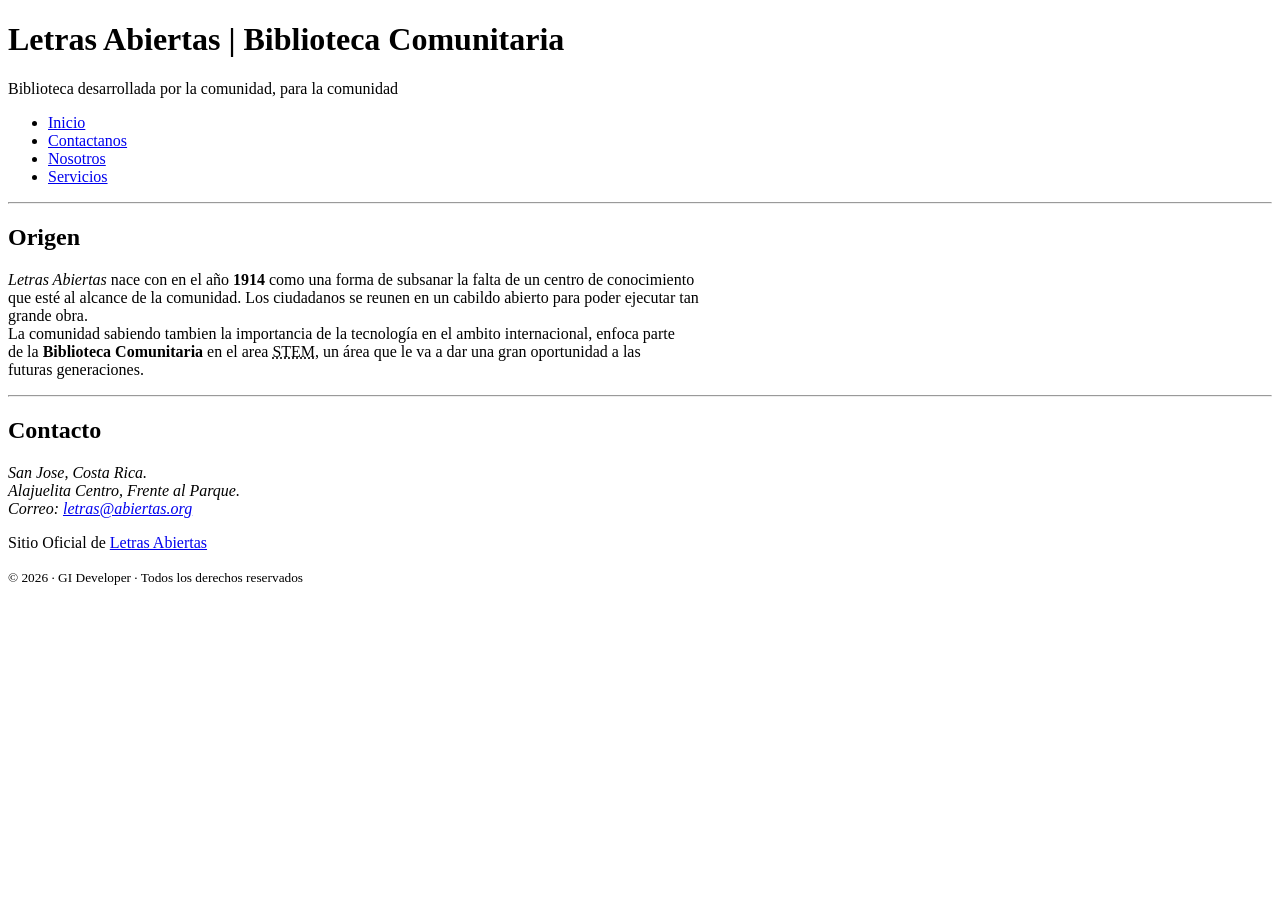
<file: ac1-html/index.html>
<!DOCTYPE html>
<html lang="en">
<head>
    <meta charset="UTF-8">
    <meta name="viewport" content="width=device-width, initial-scale=1.0">
    <meta name="author" content="Guillermo">
    <meta name="description" content="Sitio de la Biblioteca Comunitaria Letras Abiertas">
    <meta name="keywords" content="biblioteca, libros, comunidad, aprendizaje">    

    <title>Letras Abiertas</title>

    <link rel="icon" href="recursos/boat.jpg">
</head>
<body>
    <header>
        <h1>Letras Abiertas | Biblioteca Comunitaria</h1>
        <p>Biblioteca desarrollada por la comunidad, para la comunidad</p>        

        <nav>
            <ul>
                <li><a href="index.html">Inicio</a></li>
                <li><a href="contacto.html">Contactanos</a></li>
                <li><a href="nosotros.html">Nosotros</a></li>
                <li><a href="servicios.html">Servicios</a></li>
            </ul>
        </nav>
    </header>

    <hr>

    <!-- Aqui va la informacion principal del Index-->
    <main>
        
        <article>
            <section id="motivo">
                <h2>Origen</h2>
                <p>
                    <em>Letras Abiertas</em> nace con en el año <strong>1914</strong>
                    como una forma de subsanar la falta de un centro de conocimiento <br>
                    que esté al alcance de la comunidad. Los ciudadanos se reunen en un 
                    cabildo abierto para poder ejecutar tan <br>
                    grande obra. <br>
                    La comunidad sabiendo tambien la importancia de la tecnología en el 
                    ambito internacional, enfoca parte <br>
                    de la <strong>Biblioteca Comunitaria</strong> en el area 
                    <abbr title="Ciencia - Tecnología - Ingienería - Matemáticas">STEM</abbr>,
                    un área que le va a dar una gran oportunidad a las <br>
                    futuras generaciones. <br>
                </p>
            </section>
        </article>
    </main>

    <hr>

    <!-- Pie de Pagina -->
     <footer>
        <h2>Contacto</h2>
        <address>
            San Jose, Costa Rica. <br>
            Alajuelita Centro, Frente al Parque. <br>
            Correo: <a href="mailto:letras@abiertas.org">letras@abiertas.org</a>
        </address>
            <p>Sitio Oficial de <a href="https://www.libreriainternacional.com/" target="_blank"
                rel="noopener">Letras Abiertas</a></p>
            <p><small>&copy; 2026 &middot; GI Developer &middot; Todos los derechos reservados                
            </small></p>             
        
     </footer>
    
</body>
</html>
</file>
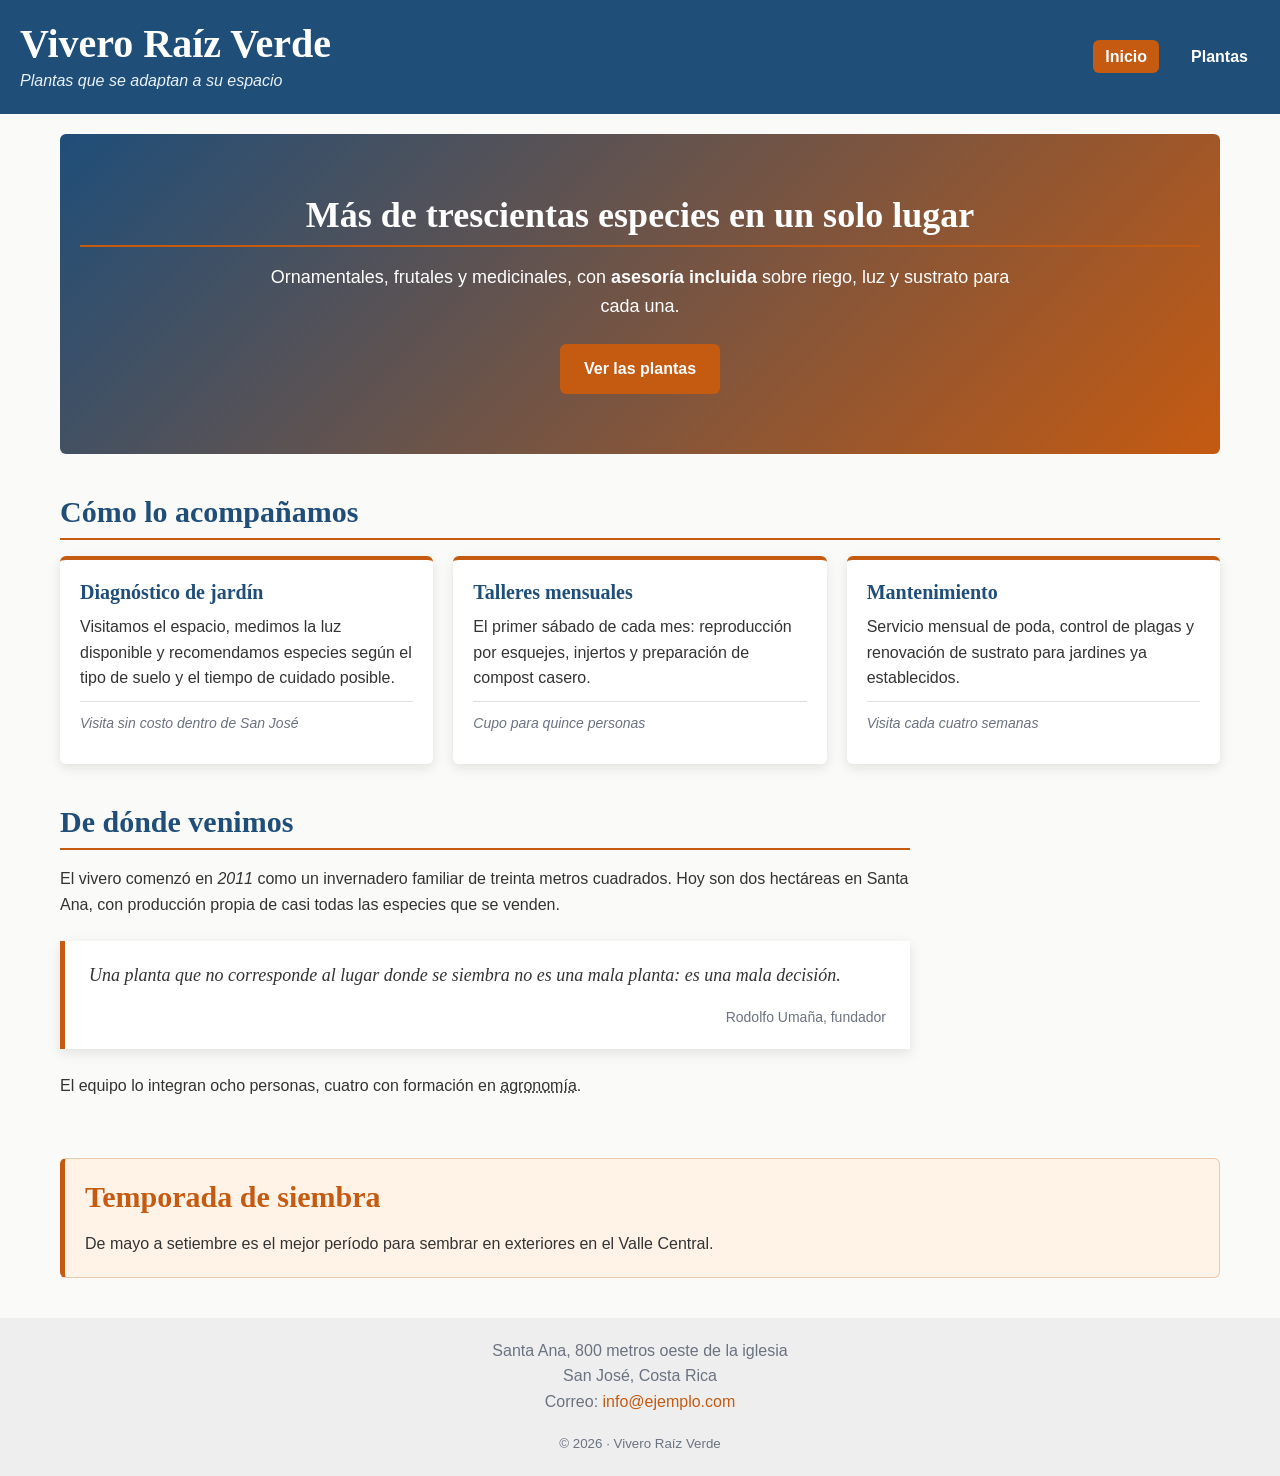
<file: ac2-css-2op/index.html>
<!DOCTYPE html>
<html lang="es">

<head>
  <meta charset="UTF-8">
  <meta name="viewport" content="width=device-width, initial-scale=1.0">
  <meta name="author" content="Escriba aquí su nombre completo">
  <meta name="description" content="Vivero Raíz Verde: plantas, asesoría y talleres de jardinería.">
  <meta name="keywords" content="vivero, plantas, jardinería, talleres, Costa Rica">

  <title>Inicio | Vivero Raíz Verde</title>

  <link rel="icon" href="recursos/favicon.png" type="image/png">


  <!-- ═══════════════════════════════════════════════════════════════
       AQUÍ SE ENLAZA LA HOJA DE ESTILOS QUE USTED DEBE CREAR.
       El archivo debe llamarse  css/estilos.css
       ═══════════════════════════════════════════════════════════════ -->
  <link rel="stylesheet" href="css/estilos.css">

</head>

<body>

  <!-- ═══ CABECERA ═══ -->
  <header id="cabecera">
    <div class="identidad">
      <h1>Vivero Raíz Verde</h1>
      <p class="frase">Plantas que se adaptan a su espacio</p>
    </div>

    <nav class="navegacion">
      <ul>
        <li><a href="index.html" class="pagina-actual">Inicio</a></li>
        <li><a href="plantas.html">Plantas</a></li>
      </ul>
    </nav>
  </header>

  <!-- ═══ CONTENIDO PRINCIPAL ═══ -->
  <main id="principal">

    <!-- Zona de presentación -->
    <section id="bienvenida" class="destacado">
      <h2>Más de trescientas especies en un solo lugar</h2>
      <p class="destacado-texto">
        Ornamentales, frutales y medicinales, con <strong>asesoría incluida</strong>
        sobre riego, luz y sustrato para cada una.
      </p>
      <a href="plantas.html" class="accion accion-primaria">Ver las plantas</a>
    </section>

    <!-- Tres bloques para maquetar en fila -->
    <section id="servicios">
      <h2>Cómo lo acompañamos</h2>

      <div class="bloques-servicio">

        <article class="bloque">
          <h3>Diagnóstico de jardín</h3>
          <p>
            Visitamos el espacio, medimos la luz disponible y recomendamos
            especies según el tipo de suelo y el tiempo de cuidado posible.
          </p>
          <p class="bloque-nota">Visita sin costo dentro de San José</p>
        </article>

        <article class="bloque">
          <h3>Talleres mensuales</h3>
          <p>
            El primer sábado de cada mes: reproducción por esquejes, injertos
            y preparación de compost casero.
          </p>
          <p class="bloque-nota">Cupo para quince personas</p>
        </article>

        <article class="bloque">
          <h3>Mantenimiento</h3>
          <p>
            Servicio mensual de poda, control de plagas y renovación de
            sustrato para jardines ya establecidos.
          </p>
          <p class="bloque-nota">Visita cada cuatro semanas</p>
        </article>

      </div>
    </section>

    <!-- Contenido con cita -->
    <section id="origen">
      <h2>De dónde venimos</h2>

      <p>
        El vivero comenzó en <em>2011</em> como un invernadero familiar de
        treinta metros cuadrados. Hoy son dos hectáreas en Santa Ana, con
        producción propia de casi todas las especies que se venden.
      </p>

      <blockquote class="testimonio">
        <p>
          Una planta que no corresponde al lugar donde se siembra no es
          una mala planta: es una mala decisión.
        </p>
        <footer class="testimonio-autoria">Rodolfo Umaña, fundador</footer>
      </blockquote>

      <p>
        El equipo lo integran ocho personas, cuatro con formación en
        <abbr title="Ingeniería Agronómica">agronomía</abbr>.
      </p>
    </section>

  </main>

  <!-- ═══ CONTENIDO SECUNDARIO ═══ -->
  <aside id="nota" class="recuadro-nota">
    <h2>Temporada de siembra</h2>
    <p>
      De mayo a setiembre es el mejor período para sembrar en exteriores
      en el Valle Central.
    </p>
  </aside>

  <!-- ═══ PIE ═══ -->
  <footer id="pie">
    <div class="contenido-pie">
      <address class="direccion">
        Santa Ana, 800 metros oeste de la iglesia<br>
        San José, Costa Rica<br>
        Correo: <a href="mailto:info@ejemplo.com">info@ejemplo.com</a>
      </address>

      <p class="derechos"><small>&copy; 2026 · Vivero Raíz Verde</small></p>
    </div>
  </footer>

</body>

</html>
</file>
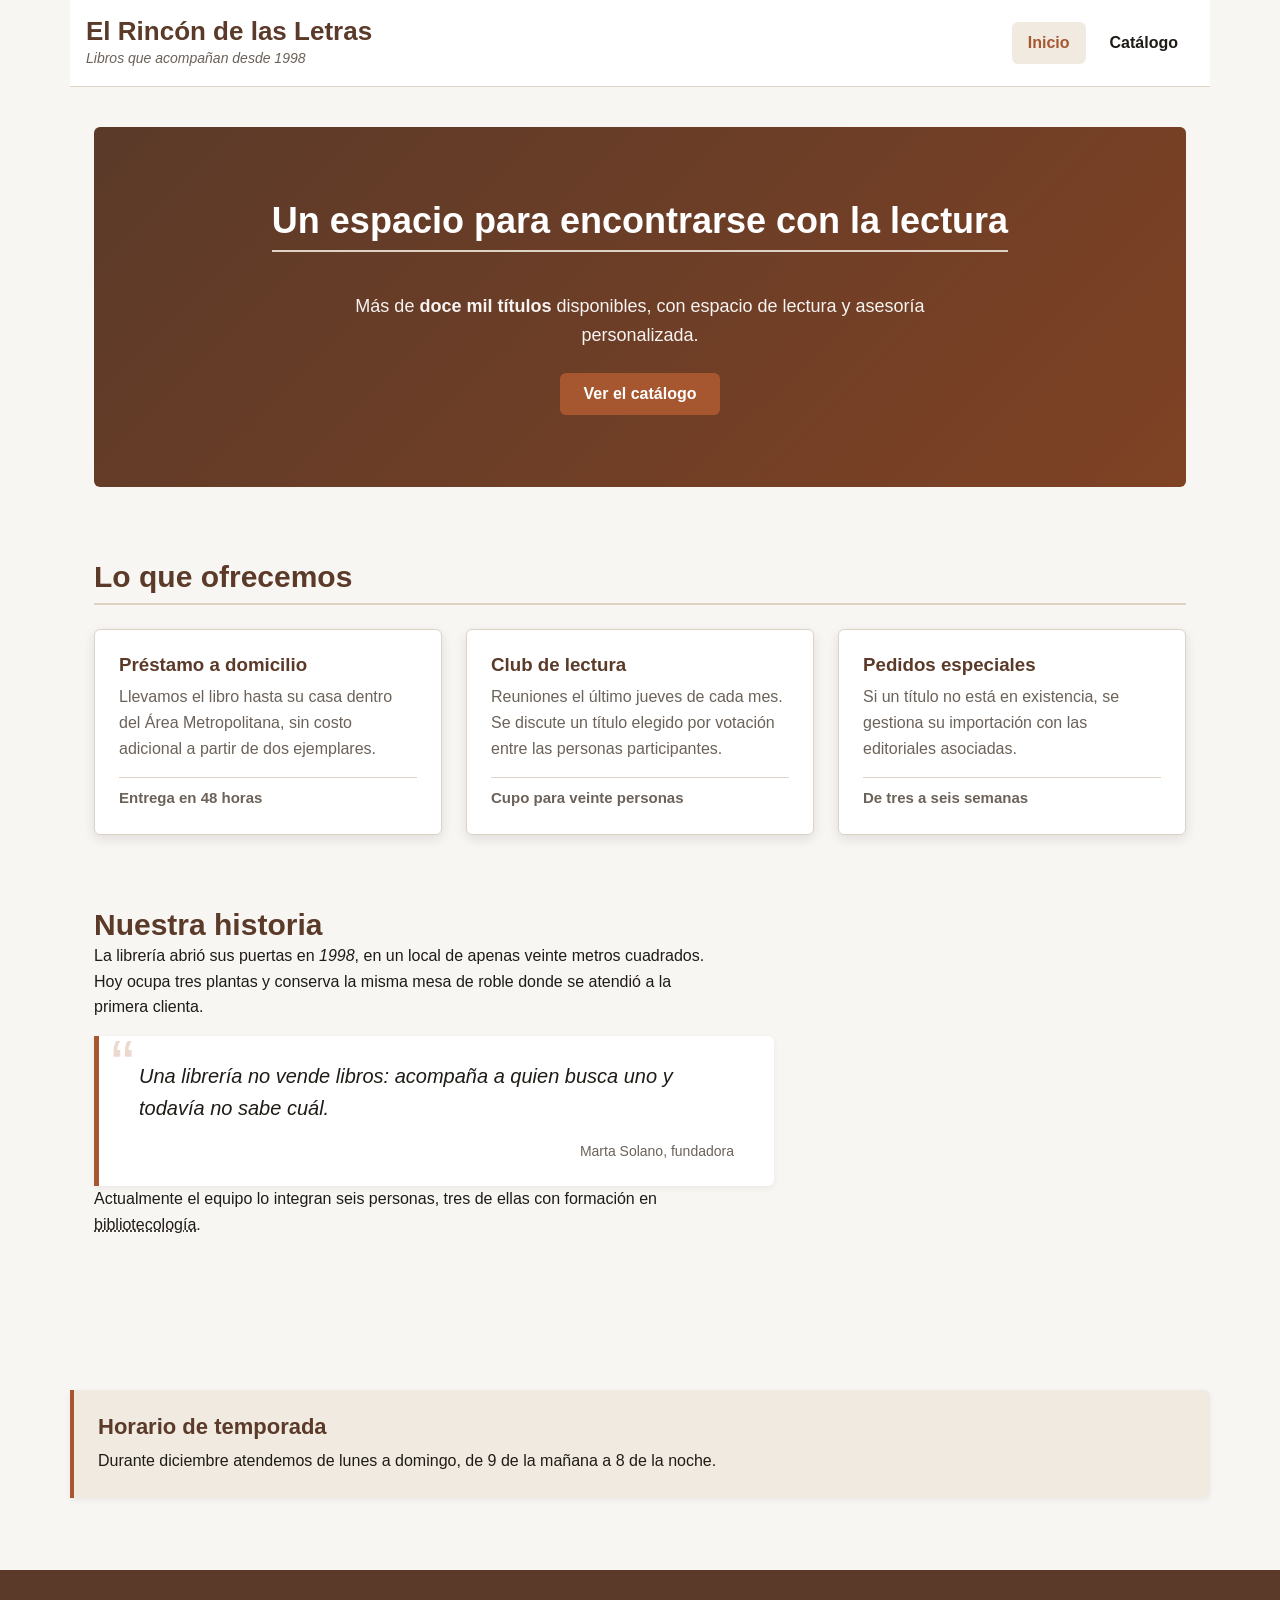
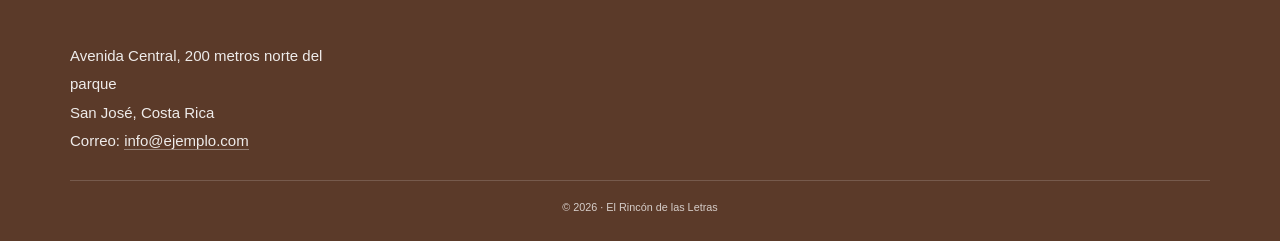
<file: ac2-css/index.html>
<!DOCTYPE html>
<html lang="es">

<head>
  <meta charset="UTF-8">
  <meta name="viewport" content="width=device-width, initial-scale=1.0">
  <meta name="author" content="Escriba aquí su nombre completo">
  <meta name="description" content="Librería El Rincón de las Letras: catálogo, servicios y contacto.">
  <meta name="keywords" content="librería, libros, lectura, catálogo, Costa Rica">

  <title>Inicio | El Rincón de las Letras</title>

  <link rel="icon" href="recursos/favicon.png" type="image/png">
  <link rel="stylesheet" href="css/estilos.css">

  <!--AQUÍ SE ENLAZA LA HOJA DE ESTILOS QUE USTED DEBE CREAR.
       El archivo debe llamarse  css/estilos.css -->


</head>

<body>

  <!--CABECERA-->
  <header id="cabecera">
    <div class="marca">
      <h1>El Rincón de las Letras</h1>
      <p class="lema">Libros que acompañan desde 1998</p>
    </div>

    <nav class="menu-principal">
      <ul>
        <li><a href="index.html" class="enlace-activo">Inicio</a></li>
        <li><a href="catalogo.html">Catálogo</a></li>
      </ul>
    </nav>
  </header>

  <!--CONTENIDO PRINCIPAL-->
  <main id="contenido">

    <!-- Zona de presentación -->
    <section id="portada" class="hero">
      <h2>Un espacio para encontrarse con la lectura</h2>
      <p class="hero-texto">
        Más de <strong>doce mil títulos</strong> disponibles, con espacio
        de lectura y asesoría personalizada.
      </p>
      <a href="catalogo.html" class="boton boton-principal">Ver el catálogo</a>
    </section>

    <!-- Tres bloques para maquetar en fila -->
    <section id="servicios">
      <h2>Lo que ofrecemos</h2>

      <div class="rejilla-servicios">

        <article class="tarjeta">
          <h3>Préstamo a domicilio</h3>
          <p>
            Llevamos el libro hasta su casa dentro del Área Metropolitana,
            sin costo adicional a partir de dos ejemplares.
          </p>
          <p class="tarjeta-pie">Entrega en 48 horas</p>
        </article>

        <article class="tarjeta">
          <h3>Club de lectura</h3>
          <p>
            Reuniones el último jueves de cada mes. Se discute un título
            elegido por votación entre las personas participantes.
          </p>
          <p class="tarjeta-pie">Cupo para veinte personas</p>
        </article>

        <article class="tarjeta">
          <h3>Pedidos especiales</h3>
          <p>
            Si un título no está en existencia, se gestiona su importación
            con las editoriales asociadas.
          </p>
          <p class="tarjeta-pie">De tres a seis semanas</p>
        </article>

      </div>
    </section>

    <!-- Contenido con cita -->
    <section id="historia">
      <h2>Nuestra historia</h2>

      <p>
        La librería abrió sus puertas en <em>1998</em>, en un local de
        apenas veinte metros cuadrados. Hoy ocupa tres plantas y conserva
        la misma mesa de roble donde se atendió a la primera clienta.
      </p>

      <blockquote class="cita">
        <p>
          Una librería no vende libros: acompaña a quien busca uno y
          todavía no sabe cuál.
        </p>
        <footer class="cita-autoria">Marta Solano, fundadora</footer>
      </blockquote>

      <p>
        Actualmente el equipo lo integran seis personas, tres de ellas
        con formación en <abbr title="Bibliotecología">bibliotecología</abbr>.
      </p>
    </section>

  </main>

  <!--CONTENIDO SECUNDARIO -->
  <aside id="aviso" class="panel-aviso">
    <h2>Horario de temporada</h2>
    <p>
      Durante diciembre atendemos de lunes a domingo, de 9 de la mañana
      a 8 de la noche.
    </p>
  </aside>

  <!-- PIE -->
  <footer id="pie">
    <div class="pie-contenido">
      <address class="datos-contacto">
        Avenida Central, 200 metros norte del parque<br>
        San José, Costa Rica<br>
        Correo: <a href="mailto:info@ejemplo.com">info@ejemplo.com</a>
      </address>

      <p class="creditos"><small>&copy; 2026 · El Rincón de las Letras</small></p>
    </div>
  </footer>

</body>

</html>
</file>
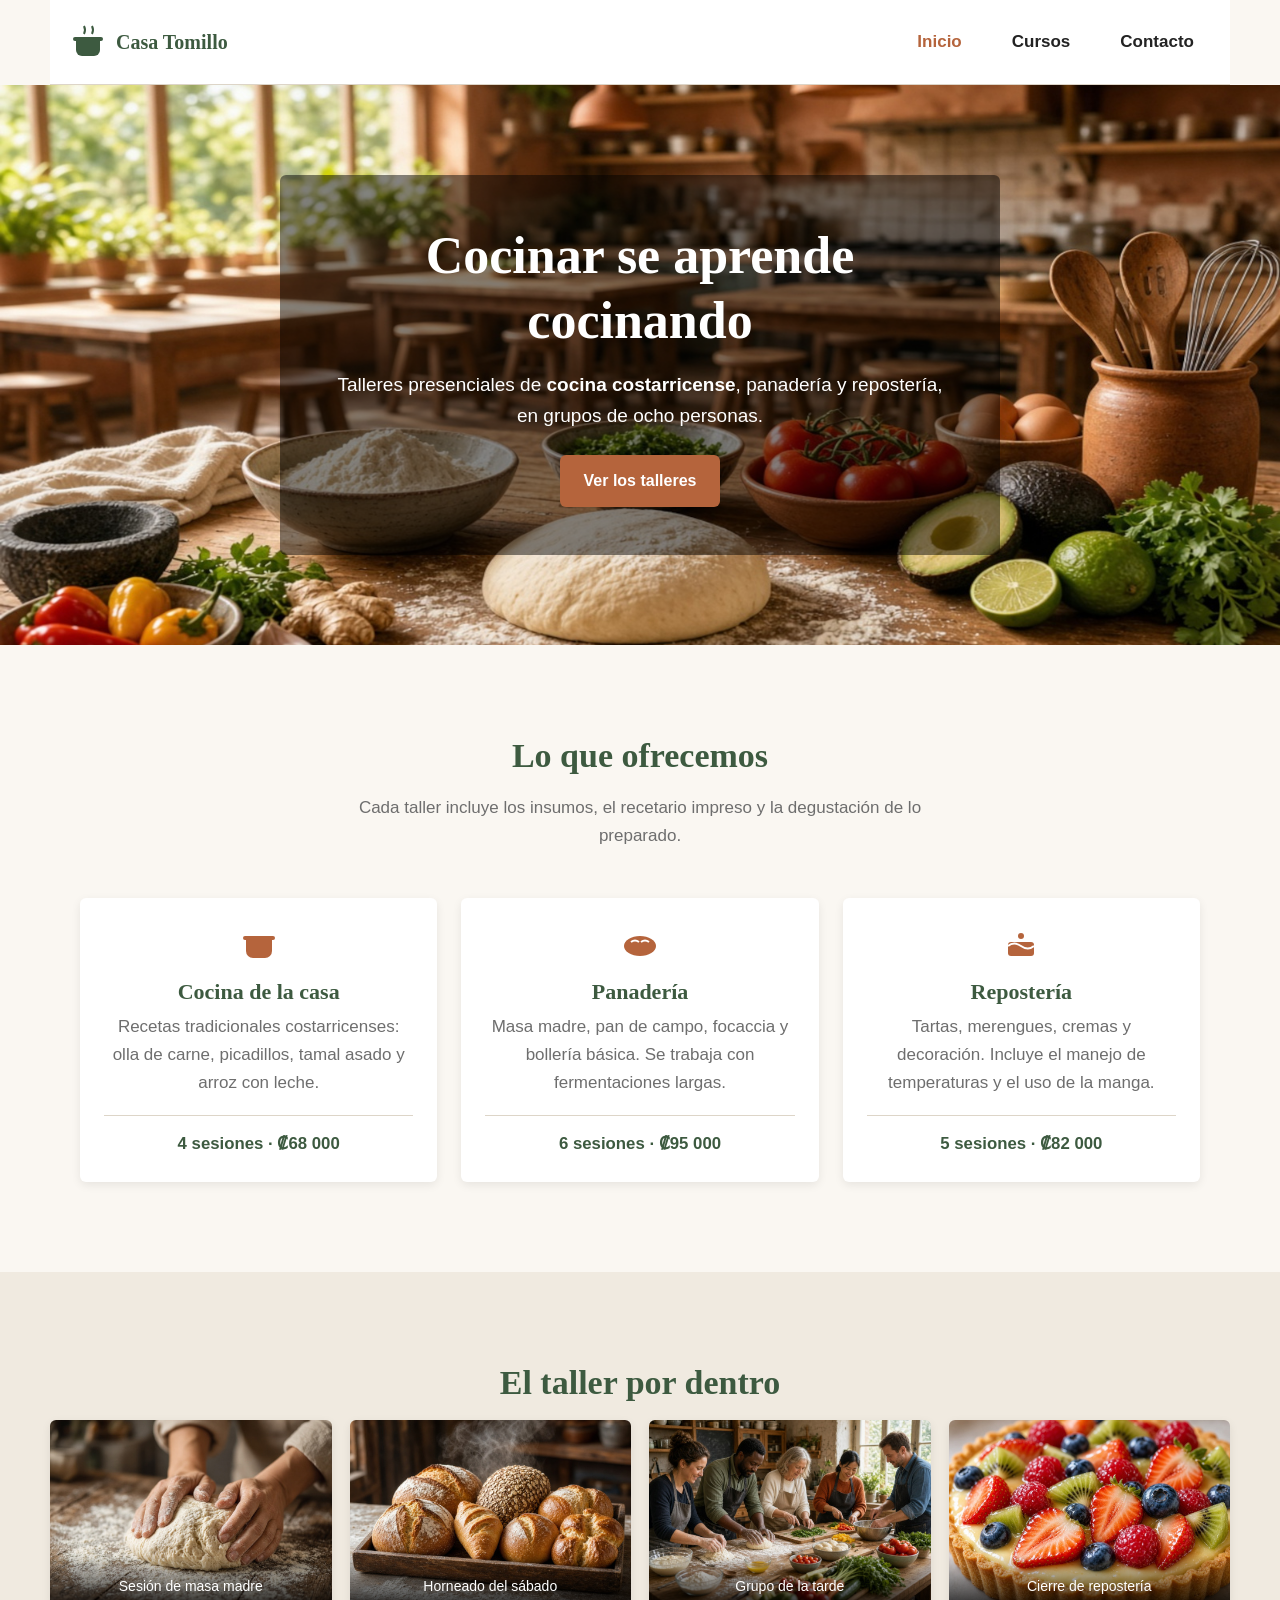
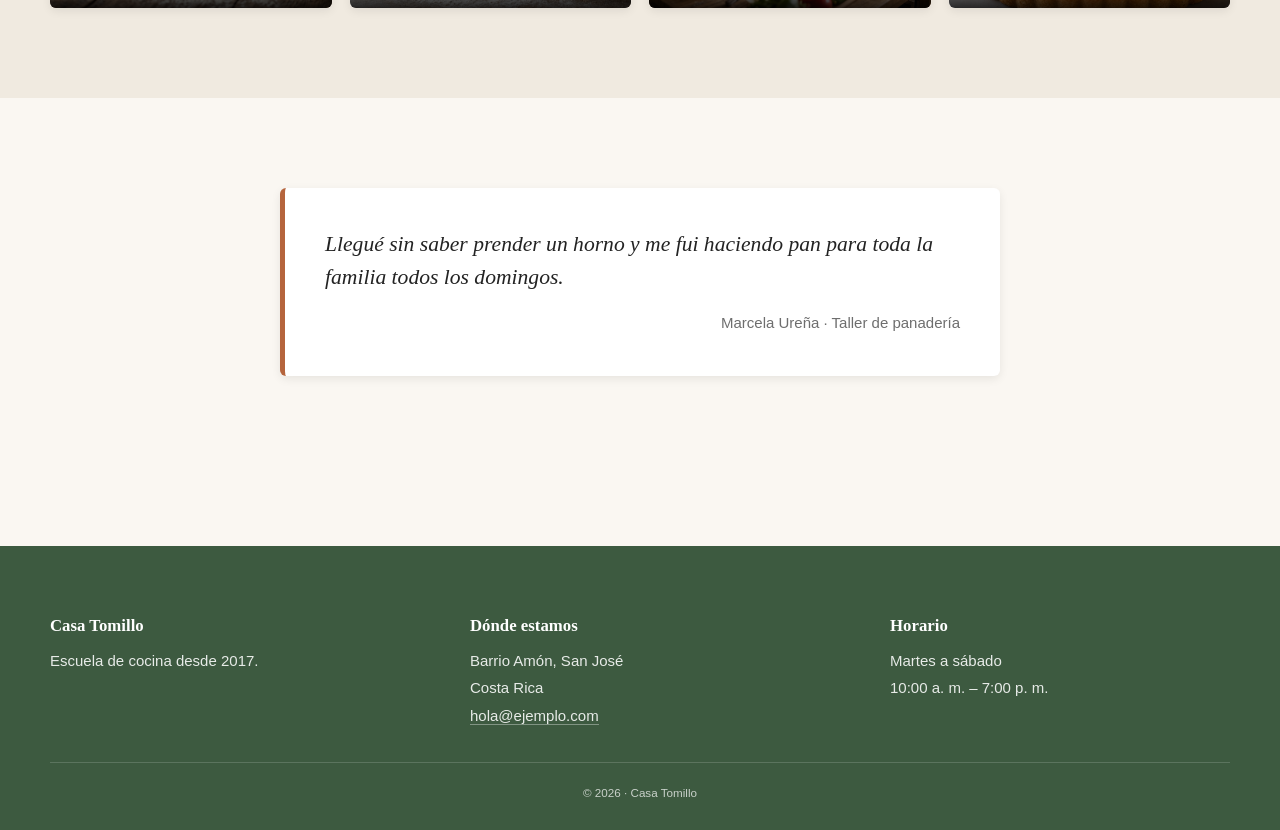
<file: ac3-responsive/index.html>
<!DOCTYPE html>
<html lang="es">

<head>
  <meta charset="UTF-8">
  <meta name="viewport" content="width=device-width, initial-scale=1">
  <meta name="author" content="Guillermo Godinez Chacon">
  <meta name="description" content="Casa Tomillo: escuela de cocina con talleres presenciales en San José.">
  <meta name="keywords" content="cocina, talleres, escuela, gastronomía, Costa Rica">

  <title>Inicio | Casa Tomillo</title>

  <link rel="icon" href="recursos/favicon.png" type="image/png">
  <link rel="stylesheet" href="css/estilos.css">
</head>

<body>

  <!-- ═══ CABECERA · igual en las tres páginas ═══ -->
  <header id="cabecera" class="cabecera">

    <a href="index.html" class="marca">
      <svg class="marca-icono" width="36" height="36" viewBox="0 0 36 36"
           xmlns="http://www.w3.org/2000/svg" role="img"
           aria-label="Logo de Casa Tomillo: una olla con vapor">
        <path d="M6 16 h24 v10 a6 6 0 0 1 -6 6 h-12 a6 6 0 0 1 -6 -6 z" fill="currentColor"/>
        <rect x="3" y="13" width="30" height="4" rx="2" fill="currentColor"/>
        <path d="M14 10 q2 -4 0 -8" stroke="currentColor" stroke-width="2" fill="none"/>
        <path d="M22 10 q2 -4 0 -8" stroke="currentColor" stroke-width="2" fill="none"/>
      </svg>
      <span class="marca-texto">Casa Tomillo</span>
    </a>

    <nav class="navegacion" aria-label="Navegación principal">
      <ul class="menu">
        <li><a href="index.html" class="menu-enlace activo">Inicio</a></li>
        <li><a href="cursos.html" class="menu-enlace">Cursos</a></li>
        <li><a href="contacto.html" class="menu-enlace">Contacto</a></li>
      </ul>
    </nav>

  </header>

  <main id="contenido">

    <!-- ═══ PORTADA ═══ -->
    <section id="portada" class="portada">
      <div class="portada-caja">
        <h1 class="portada-titulo">Cocinar se aprende cocinando</h1>
        <p class="portada-bajada">
          Talleres presenciales de <strong>cocina costarricense</strong>,
          panadería y repostería, en grupos de ocho personas.
        </p>
        <a href="cursos.html" class="boton boton-principal">Ver los talleres</a>
      </div>
    </section>

    <!-- ═══ TRES PROPUESTAS · maquetadas con Flexbox ═══ -->
    <section id="propuestas" class="seccion">
      <h2 class="seccion-titulo">Lo que ofrecemos</h2>
      <p class="seccion-entrada">
        Cada taller incluye los insumos, el recetario impreso y la degustación
        de lo preparado.
      </p>

      <div class="fila-propuestas">

        <article class="tarjeta">
          <svg class="tarjeta-icono" width="42" height="42" viewBox="0 0 42 42"
               xmlns="http://www.w3.org/2000/svg" role="img" aria-label="Icono de olla">
            <path d="M8 18 h26 v11 a7 7 0 0 1 -7 7 h-12 a7 7 0 0 1 -7 -7 z" fill="currentColor"/>
            <rect x="5" y="14" width="32" height="4" rx="2" fill="currentColor"/>
          </svg>
          <h3 class="tarjeta-titulo">Cocina de la casa</h3>
          <p class="tarjeta-texto">
            Recetas tradicionales costarricenses: olla de carne, picadillos,
            tamal asado y arroz con leche.
          </p>
          <p class="tarjeta-dato">4 sesiones · ₡68 000</p>
        </article>

        <article class="tarjeta">
          <svg class="tarjeta-icono" width="42" height="42" viewBox="0 0 42 42"
               xmlns="http://www.w3.org/2000/svg" role="img" aria-label="Icono de pan">
            <ellipse cx="21" cy="24" rx="16" ry="10" fill="currentColor"/>
            <path d="M12 20 q4 -3 8 0 M22 20 q4 -3 8 0" stroke="#FFFFFF"
                  stroke-width="2" fill="none"/>
          </svg>
          <h3 class="tarjeta-titulo">Panadería</h3>
          <p class="tarjeta-texto">
            Masa madre, pan de campo, focaccia y bollería básica. Se trabaja
            con fermentaciones largas.
          </p>
          <p class="tarjeta-dato">6 sesiones · ₡95 000</p>
        </article>

        <article class="tarjeta">
          <svg class="tarjeta-icono" width="42" height="42" viewBox="0 0 42 42"
               xmlns="http://www.w3.org/2000/svg" role="img" aria-label="Icono de pastel">
            <rect x="8" y="20" width="26" height="14" rx="3" fill="currentColor"/>
            <path d="M8 24 q6 -5 13 0 q7 5 13 0" stroke="#FFFFFF" stroke-width="2" fill="none"/>
            <circle cx="21" cy="14" r="3" fill="currentColor"/>
          </svg>
          <h3 class="tarjeta-titulo">Repostería</h3>
          <p class="tarjeta-texto">
            Tartas, merengues, cremas y decoración. Incluye el manejo de
            temperaturas y el uso de la manga.
          </p>
          <p class="tarjeta-dato">5 sesiones · ₡82 000</p>
        </article>

      </div>
    </section>

    <!-- ═══ GALERÍA · maquetada con Grid ═══ -->
    <section id="galeria" class="seccion seccion-alterna">
      <h2 class="seccion-titulo">El taller por dentro</h2>

      <div class="rejilla-galeria">

        <figure class="pieza">
          <picture>
            <source media="(min-width: 1024)" srcset="recursos/taller-1-grande.jpg">
            <source media="(min-width: 768)" srcset="recursos/taller-1-mediana.jpg">
            <source media="(min-width: 468)" srcset="recursos/taller-1-pequena.jpg">
          <img src="recursos/taller-1-pequena.jpg" alt="Manos amasando pan sobre una mesa de madera"
               width="1200" height="800">
          </picture>
          <figcaption class="pieza-pie">Sesión de masa madre</figcaption>
        </figure>

        <figure class="pieza">
          <picture>
            <source media="(min-width: 1024)" srcset="recursos/taller-2-grande.jpg">
            <source media="(min-width: 768)" srcset="recursos/taller-2-mediana.jpg">
            <source media="(min-width: 468)" srcset="recursos/taller-2-pequena.jpg">
          <img src="recursos/taller-2-pequena.jpg" alt="Bandeja de panes recién horneados"
               width="1200" height="800">
          </picture>
          <figcaption class="pieza-pie">Horneado del sábado</figcaption>
        </figure>

        <figure class="pieza">
          <picture>
            <source media="(min-width: 1024)" srcset="recursos/taller-3-grande.jpg">
            <source media="(min-width: 768)" srcset="recursos/taller-3-mediana.jpg">
            <source media="(min-width: 468)" srcset="recursos/taller-3-pequena.jpg">
          <img src="recursos/taller-3-pequena.jpg" alt="Grupo de participantes cocinando en la mesa central"
               width="1200" height="800">
          </picture>
          <figcaption class="pieza-pie">Grupo de la tarde</figcaption>
        </figure>

        <figure class="pieza">
          <picture>
            <source media="(min-width: 1024)" srcset="recursos/taller-4-grande.jpg">
            <source media="(min-width: 768)" srcset="recursos/taller-4-mediana.jpg">
            <source media="(min-width: 468)" srcset="recursos/taller-4-pequena.jpg">
          <img src="recursos/taller-4-pequena.jpg" alt="Detalle de una tarta decorada con frutas"
               width="1200" height="800">
          </picture>
          <figcaption class="pieza-pie">Cierre de repostería</figcaption>
        </figure>

      </div>
    </section>

    <!-- ═══ TESTIMONIO ═══ -->
    <section id="testimonio" class="seccion">
      <blockquote class="cita">
        <p class="cita-texto">
          Llegué sin saber prender un horno y me fui haciendo pan para toda
          la familia todos los domingos.
        </p>
        <footer class="cita-autoria">Marcela Ureña · Taller de panadería</footer>
      </blockquote>
    </section>

  </main>

  <!-- ═══ PIE · igual en las tres páginas ═══ -->
  <footer id="pie" class="pie">
    <div class="pie-columnas">

      <div class="pie-bloque">
        <h2 class="pie-titulo">Casa Tomillo</h2>
        <p class="pie-texto">Escuela de cocina desde 2017.</p>
      </div>

      <div class="pie-bloque">
        <h2 class="pie-titulo">Dónde estamos</h2>
        <address class="pie-datos">
          Barrio Amón, San José<br>
          Costa Rica<br>
          <a href="mailto:hola@ejemplo.com" class="pie-enlace">hola@ejemplo.com</a>
        </address>
      </div>

      <div class="pie-bloque">
        <h2 class="pie-titulo">Horario</h2>
        <p class="pie-texto">
          Martes a sábado<br>
          10:00 a. m. – 7:00 p. m.
        </p>
      </div>

    </div>

    <p class="pie-creditos"><small>&copy; 2026 · Casa Tomillo</small></p>
  </footer>

</body>

</html>
</file>
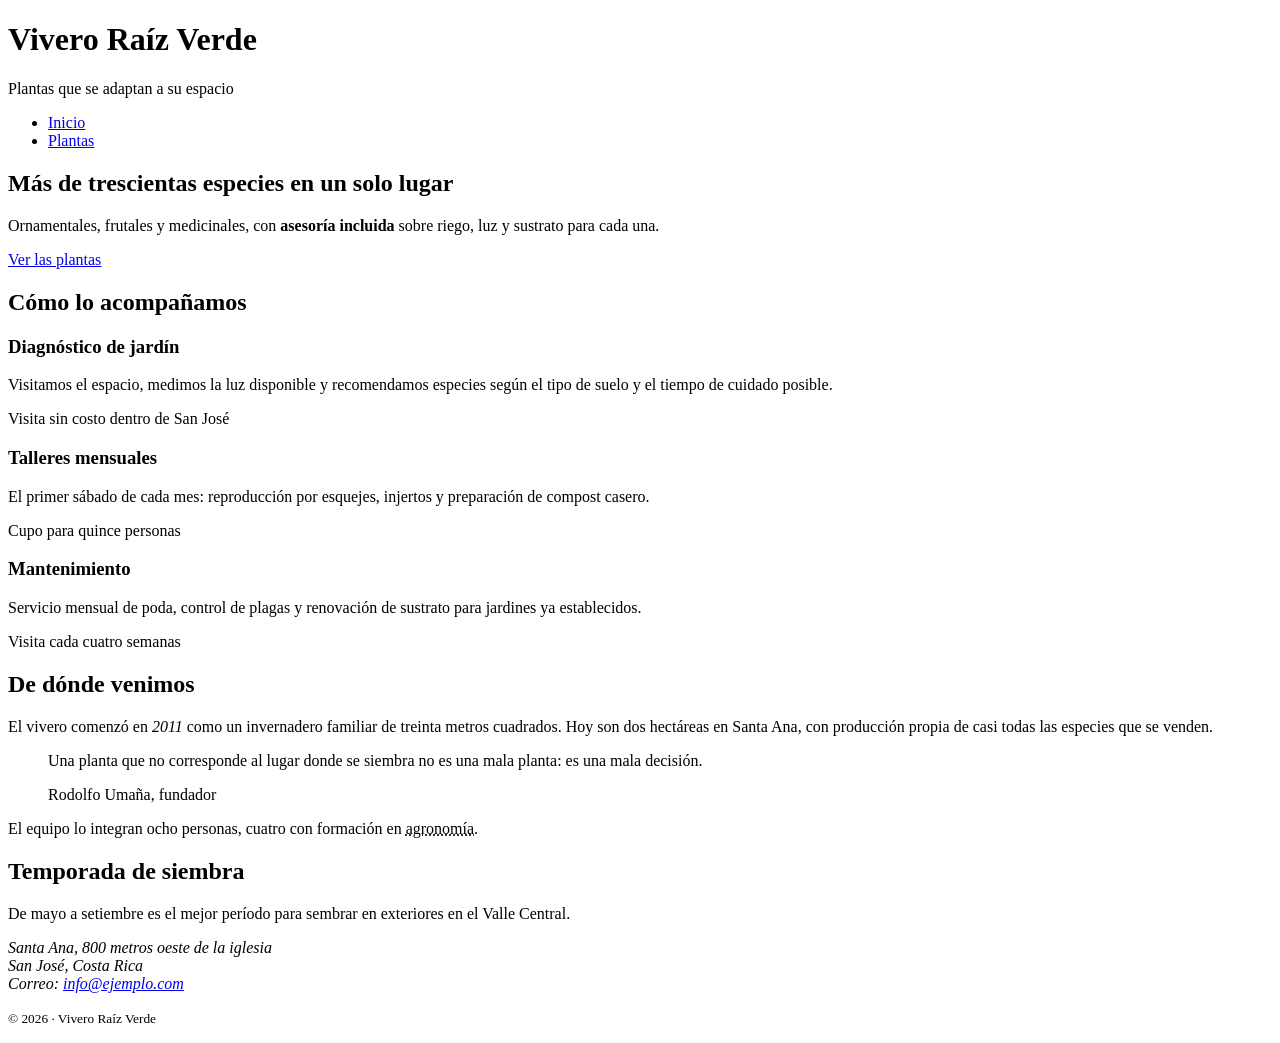
<file: acd-css-2op/index.html>
<!DOCTYPE html>
<html lang="es">

<head>
  <meta charset="UTF-8">
  <meta name="viewport" content="width=device-width, initial-scale=1.0">
  <meta name="author" content="Escriba aquí su nombre completo">
  <meta name="description" content="Vivero Raíz Verde: plantas, asesoría y talleres de jardinería.">
  <meta name="keywords" content="vivero, plantas, jardinería, talleres, Costa Rica">

  <title>Inicio | Vivero Raíz Verde</title>

  <link rel="icon" href="recursos/favicon.png" type="image/png">

  <!-- ═══════════════════════════════════════════════════════════════
       AQUÍ SE ENLAZA LA HOJA DE ESTILOS QUE USTED DEBE CREAR.
       El archivo debe llamarse  css/estilos.css
       ═══════════════════════════════════════════════════════════════ -->

</head>

<body>

  <!-- ═══ CABECERA ═══ -->
  <header id="cabecera">
    <div class="identidad">
      <h1>Vivero Raíz Verde</h1>
      <p class="frase">Plantas que se adaptan a su espacio</p>
    </div>

    <nav class="navegacion">
      <ul>
        <li><a href="index.html" class="pagina-actual">Inicio</a></li>
        <li><a href="plantas.html">Plantas</a></li>
      </ul>
    </nav>
  </header>

  <!-- ═══ CONTENIDO PRINCIPAL ═══ -->
  <main id="principal">

    <!-- Zona de presentación -->
    <section id="bienvenida" class="destacado">
      <h2>Más de trescientas especies en un solo lugar</h2>
      <p class="destacado-texto">
        Ornamentales, frutales y medicinales, con <strong>asesoría incluida</strong>
        sobre riego, luz y sustrato para cada una.
      </p>
      <a href="plantas.html" class="accion accion-primaria">Ver las plantas</a>
    </section>

    <!-- Tres bloques para maquetar en fila -->
    <section id="servicios">
      <h2>Cómo lo acompañamos</h2>

      <div class="bloques-servicio">

        <article class="bloque">
          <h3>Diagnóstico de jardín</h3>
          <p>
            Visitamos el espacio, medimos la luz disponible y recomendamos
            especies según el tipo de suelo y el tiempo de cuidado posible.
          </p>
          <p class="bloque-nota">Visita sin costo dentro de San José</p>
        </article>

        <article class="bloque">
          <h3>Talleres mensuales</h3>
          <p>
            El primer sábado de cada mes: reproducción por esquejes, injertos
            y preparación de compost casero.
          </p>
          <p class="bloque-nota">Cupo para quince personas</p>
        </article>

        <article class="bloque">
          <h3>Mantenimiento</h3>
          <p>
            Servicio mensual de poda, control de plagas y renovación de
            sustrato para jardines ya establecidos.
          </p>
          <p class="bloque-nota">Visita cada cuatro semanas</p>
        </article>

      </div>
    </section>

    <!-- Contenido con cita -->
    <section id="origen">
      <h2>De dónde venimos</h2>

      <p>
        El vivero comenzó en <em>2011</em> como un invernadero familiar de
        treinta metros cuadrados. Hoy son dos hectáreas en Santa Ana, con
        producción propia de casi todas las especies que se venden.
      </p>

      <blockquote class="testimonio">
        <p>
          Una planta que no corresponde al lugar donde se siembra no es
          una mala planta: es una mala decisión.
        </p>
        <footer class="testimonio-autoria">Rodolfo Umaña, fundador</footer>
      </blockquote>

      <p>
        El equipo lo integran ocho personas, cuatro con formación en
        <abbr title="Ingeniería Agronómica">agronomía</abbr>.
      </p>
    </section>

  </main>

  <!-- ═══ CONTENIDO SECUNDARIO ═══ -->
  <aside id="nota" class="recuadro-nota">
    <h2>Temporada de siembra</h2>
    <p>
      De mayo a setiembre es el mejor período para sembrar en exteriores
      en el Valle Central.
    </p>
  </aside>

  <!-- ═══ PIE ═══ -->
  <footer id="pie">
    <div class="contenido-pie">
      <address class="direccion">
        Santa Ana, 800 metros oeste de la iglesia<br>
        San José, Costa Rica<br>
        Correo: <a href="mailto:info@ejemplo.com">info@ejemplo.com</a>
      </address>

      <p class="derechos"><small>&copy; 2026 · Vivero Raíz Verde</small></p>
    </div>
  </footer>

</body>

</html>
</file>
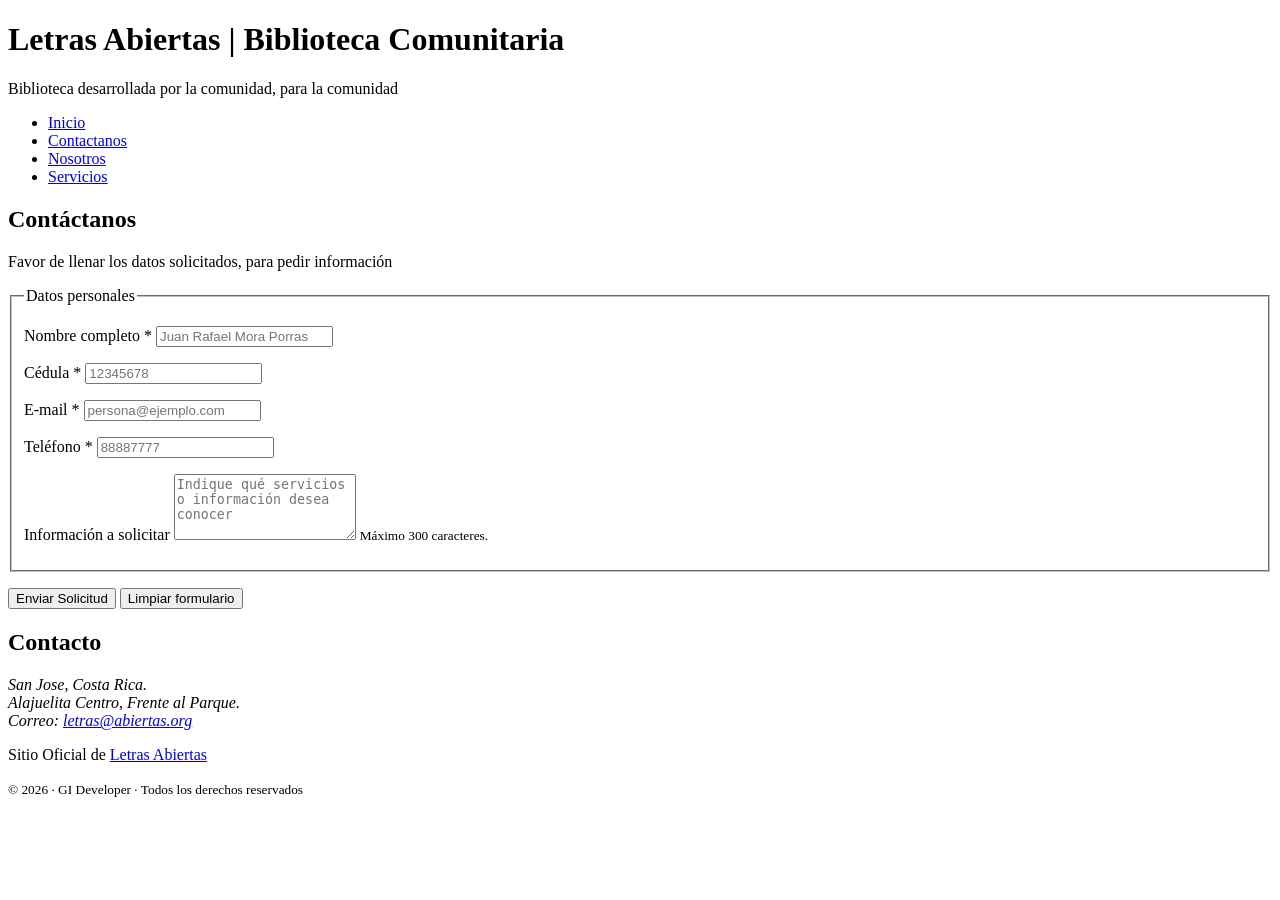
<file: ac1-html/contacto.html>
<!DOCTYPE html>
<html lang="en">
<head>
    <meta charset="UTF-8">
    <meta name="viewport" content="width=device-width, initial-scale=1.0">
    <meta name="author" content="Guillermo">
    <meta name="description" content="Sitio de la Biblioteca Comunitaria Letras Abiertas">
    <meta name="keywords" content="biblioteca, libros, comunidad, aprendizaje">

    <title>Letras Abiertas</title>

    <link rel="icon" href="recursos/boat.jpg">
</head>
<body>
    <header>
        <h1>Letras Abiertas | Biblioteca Comunitaria</h1>
        <p>Biblioteca desarrollada por la comunidad, para la comunidad</p>

        <nav>
            <ul>
                <li><a href="index.html">Inicio</a></li>
                <li><a href="contacto.html">Contactanos</a></li>
                <li><a href="nosotros.html">Nosotros</a></li>
                <li><a href="servicios.html">Servicios</a></li>
            </ul>
        </nav>
    </header>

    <!-- Aqui va la informacion principal del Index-->
    <main>

        <!--Índice de Navegación-->
        <nav>

        </nav>

        <article>
            <section>
                <h2>Contáctanos</h2>
                <p>Favor de llenar los datos solicitados, para pedir información</p>
                

            </section>

            <form action="#" method="post">

                <!--  Informacion Personal -->
                <fieldset>
                <legend>Datos personales</legend>

                <p>
                    <label for="nombre">Nombre completo *</label>
                    <input type="text" id="nombre" name="nombre"
                        required minlength="3" maxlength="60"
                        placeholder="Juan Rafael Mora Porras">
                </p>

                <p>
                    <label for="cedula">Cédula *</label>
                    <input type="text" id="cedula" name="cedula"
                        required pattern="[0-9]{9}"
                        title="Nueve dígitos, sin guiones ni espacios"
                        placeholder="12345678">
                </p>

                <p>
                    <label for="correo">E-mail *</label>
                    <input type="email" id="correo" name="correo"
                        required
                        placeholder="persona@ejemplo.com">
                </p>

                <p>
                    <label for="telefono">Teléfono *</label>
                    <input type="tel" id="telefono" name="telefono"
                        required pattern="[0-9]{8}"
                        title="Ocho dígitos, sin espacios ni guiones"
                        placeholder="88887777">
                </p>

                <p>
                    <label for="comentarios">Información a solicitar</label>
                    <textarea id="comentarios" name="Información"
                            rows="4" maxlength="300"
                            placeholder="Indique qué servicios o información desea conocer"></textarea>
                    <small>Máximo 300 caracteres.</small>
                </p>
                
                </fieldset>         
                    
                <p>
                    <button type="submit">Enviar Solicitud</button>
                    <button type="reset">Limpiar formulario</button>
                </p>
            </form>

        </article>
    </main>



    <!-- Pie de Pagina -->
     <footer>
        <h2>Contacto</h2>
        <address>
            San Jose, Costa Rica. <br>
            Alajuelita Centro, Frente al Parque. <br>
            Correo: <a href="mailto:letras@abiertas.org">letras@abiertas.org</a>
        </address>
            <p>Sitio Oficial de <a href="https://www.libreriainternacional.com/" target="_blank"
                rel="noopener">Letras Abiertas</a></p>
            <p><small>&copy; 2026 &middot; GI Developer &middot; Todos los derechos reservados                
            </small></p>             
        
     </footer>
    
</body>
</html>
</file>
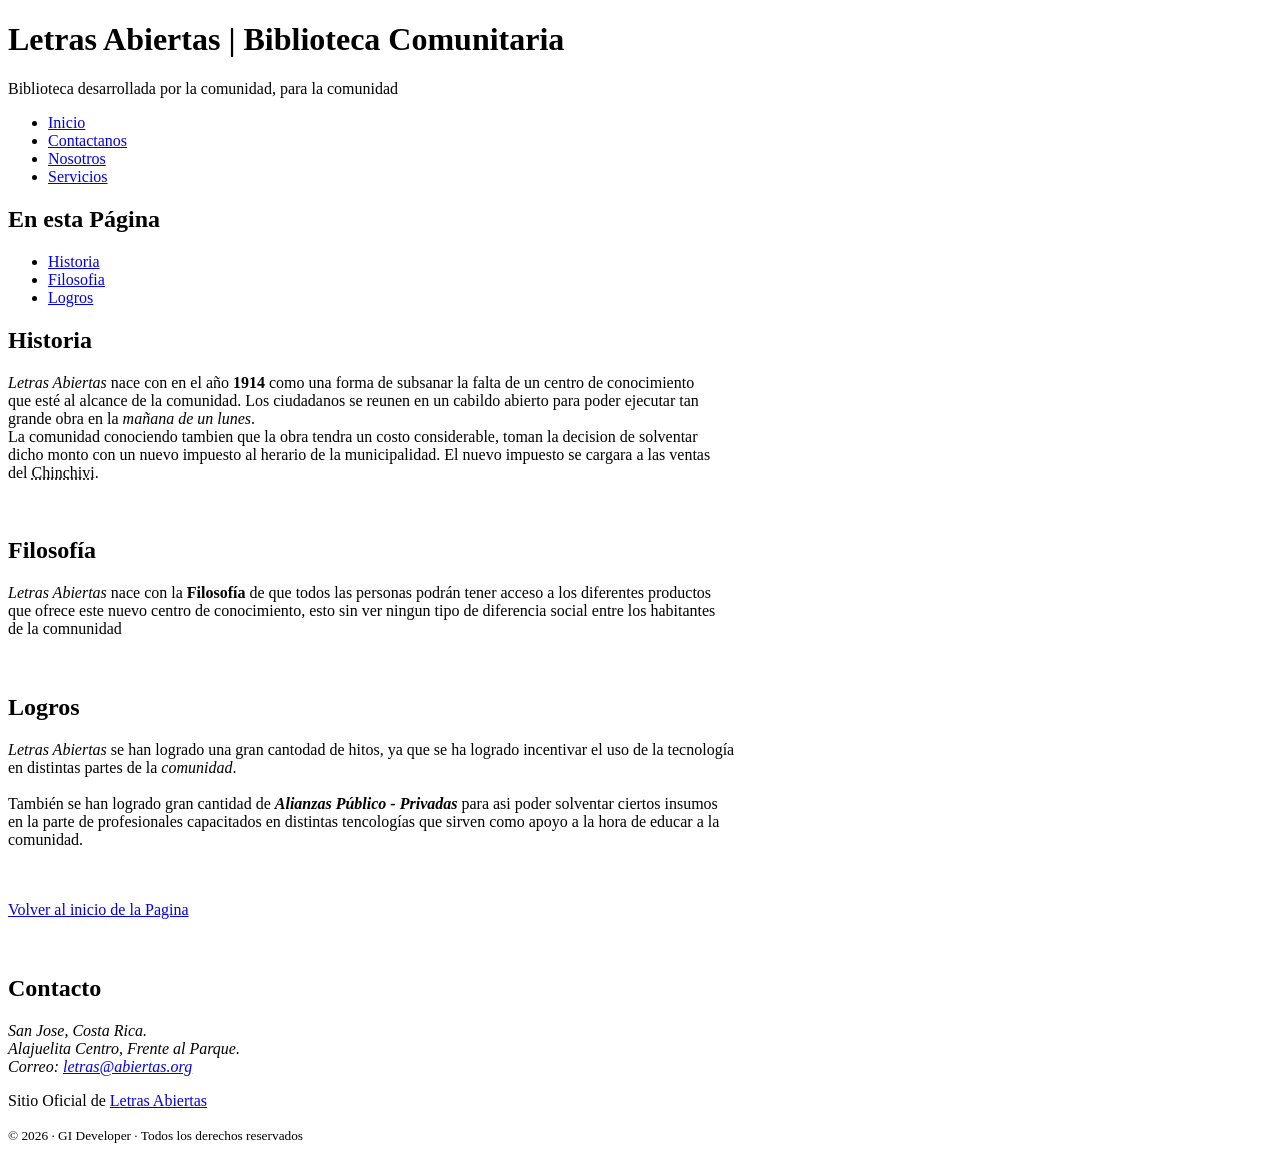
<file: ac1-html/nosotros.html>
<!DOCTYPE html>
<html lang="en">
<head>
    <meta charset="UTF-8">
    <meta name="viewport" content="width=device-width, initial-scale=1.0">
    <meta name="author" content="Guillermo">
    <meta name="description" content="Sitio de la Biblioteca Comunitaria Letras Abiertas">
    <meta name="keywords" content="biblioteca, libros, comunidad, aprendizaje">

    <title>Letras Abiertas</title>

    <link rel="icon" href="recursos/boat.jpg">
</head>
<body>
    <header>
        <h1 id="arriba">Letras Abiertas | Biblioteca Comunitaria</h1>
        <p>Biblioteca desarrollada por la comunidad, para la comunidad</p>

        <nav>
            <ul>
                <li><a href="index.html">Inicio</a></li>
                <li><a href="contacto.html">Contactanos</a></li>
                <li><a href="nosotros.html">Nosotros</a></li>
                <li><a href="servicios.html">Servicios</a></li>
            </ul>
        </nav>
    </header>

    <!-- Aqui va la informacion principal del Index-->
    <main>

        <!--Índice de Navegación-->
        <nav>
            <h2>En esta Página</h2>
            <ul>
                <li><a href="#historia">Historia</a></li>
                <li><a href="#filosofia">Filosofia</a></li>
                <li><a href="#logros">Logros</a></li>
            </ul>


        </nav>

        <article>
            <section id="historia">
                <h2>Historia</h2>
                <p>
                    <em>Letras Abiertas</em> nace con en el año <strong>1914</strong>
                    como una forma de subsanar la falta de un centro de conocimiento <br>
                    que esté al alcance de la comunidad. Los ciudadanos se reunen en un 
                    cabildo abierto para poder ejecutar tan <br>
                    grande obra en la <em>mañana de un lunes</em>. <br>
                    La comunidad conociendo tambien que la obra tendra un costo considerable, 
                    toman la decision de solventar <br> dicho monto con un nuevo impuesto al 
                    herario de la municipalidad. El nuevo impuesto se cargara a las ventas <br>
                    del <abbr title="Bevida tradicional de la zona">Chinchivi</abbr>.<br><br><br>
                </p>
                

            </section>

            <section id="filosofia">
                <h2>Filosofía</h2>
                <p>
                    <em>Letras Abiertas</em> nace con la <strong>Filosofía</strong>
                    de que todos las personas podrán tener acceso a los diferentes productos <br>
                    que ofrece este nuevo centro de conocimiento, esto sin ver ningun tipo de
                    diferencia social entre los habitantes <br> de la comnunidad <br><br><br>
                    
            </section>

            <section id="logros">
                <h2>Logros</h2>
                <p>
                    <em>Letras Abiertas</em> se han logrado una gran cantodad de hitos,
                    ya que se ha logrado incentivar el uso de la tecnología <br>
                    en distintas partes de la <em>comunidad</em>. <br><br>También se han logrado 
                    gran cantidad de <em><strong>Alianzas Público - Privadas</strong></em>
                    para asi poder solventar ciertos insumos <br>en la parte de profesionales
                    capacitados en distintas tencologías que sirven como apoyo a la hora 
                    de educar a la <br>comunidad. <br><br><br>
                </p>
            </section>

            <a href="#arriba">Volver al inicio de la Pagina</a> 

            <br><br><br>

        </article>
    </main>



    <!-- Pie de Pagina -->
     <footer>
        <h2>Contacto</h2>
        <address>
            San Jose, Costa Rica. <br>
            Alajuelita Centro, Frente al Parque. <br>
            Correo: <a href="mailto:letras@abiertas.org">letras@abiertas.org</a>
        </address>
            <p>Sitio Oficial de <a href="https://www.libreriainternacional.com/" target="_blank"
                rel="noopener">Letras Abiertas</a></p>
            <p><small>&copy; 2026 &middot; GI Developer &middot; Todos los derechos reservados                
            </small></p>             
        
     </footer>
    
</body>
</html>
</file>
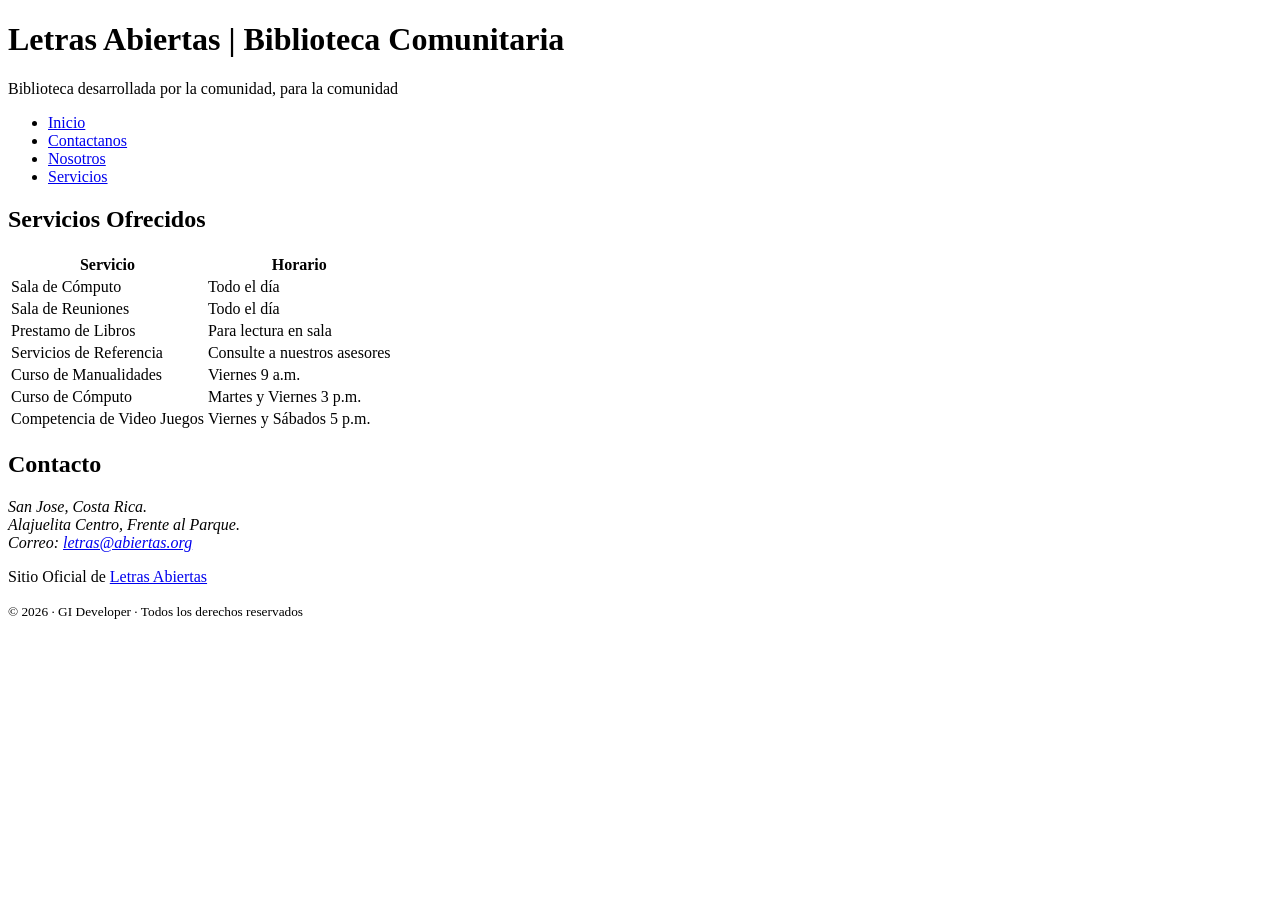
<file: ac1-html/servicios.html>
<!DOCTYPE html>
<html lang="en">
<head>
    <meta charset="UTF-8">
    <meta name="viewport" content="width=device-width, initial-scale=1.0">
    <meta name="author" content="Guillermo">
    <meta name="description" content="Sitio de la Biblioteca Comunitaria Letras Abiertas">
    <meta name="keywords" content="biblioteca, libros, comunidad, aprendizaje">

    <title>Letras Abiertas</title>

    <link rel="icon" href="recursos/boat.jpg">
</head>
<body>
    <header>
        <h1>Letras Abiertas | Biblioteca Comunitaria</h1>
        <p>Biblioteca desarrollada por la comunidad, para la comunidad</p>

        <nav>
            <ul>
                <li><a href="index.html">Inicio</a></li>
                <li><a href="contacto.html">Contactanos</a></li>
                <li><a href="nosotros.html">Nosotros</a></li>
                <li><a href="servicios.html">Servicios</a></li>
            </ul>
        </nav>
    </header>

    <!-- Aqui va la informacion principal del Index-->
    <main>

        <!--Índice de Navegación-->
        <nav>

        </nav>

        <article>
            <section>
                <h2>Servicios Ofrecidos</h2>

                <table>
                    <tr>
                        <th>Servicio</th>
                        <th>Horario</th>
                    </tr>
                    <tr>
                        <td>Sala de Cómputo</td>
                        <td>Todo el día</td>
                    </tr>
                    <tr>
                        <td>Sala de Reuniones</td>
                        <td>Todo el día</td>
                    </tr>
                    <tr>
                        <td>Prestamo de Libros</td>
                        <td>Para lectura en sala</td>
                    </tr>
                    <tr>
                        <td>Servicios de Referencia</td>
                        <td>Consulte a nuestros asesores</td>
                    </tr>
                    <tr>
                        <td>Curso de Manualidades</td>
                        <td>Viernes 9 a.m.</td>
                    </tr>
                    <tr>
                        <td>Curso de Cómputo</td>
                        <td>Martes y Viernes 3 p.m.</td>
                    </tr>
                    <tr>
                        <td>Competencia de Video Juegos</td>
                        <td>Viernes y Sábados 5 p.m.</td>
                    </tr>
                </table>
                


            </section>            

        </article>
    </main>



    <!-- Pie de Pagina -->
     <footer>
        <h2>Contacto</h2>
        <address>
            San Jose, Costa Rica. <br>
            Alajuelita Centro, Frente al Parque. <br>
            Correo: <a href="mailto:letras@abiertas.org">letras@abiertas.org</a>
        </address>
            <p>Sitio Oficial de <a href="https://www.libreriainternacional.com/" target="_blank"
                rel="noopener">Letras Abiertas</a></p>
            <p><small>&copy; 2026 &middot; GI Developer &middot; Todos los derechos reservados                
            </small></p>             
        
     </footer>
    
</body>
</html>
</file>
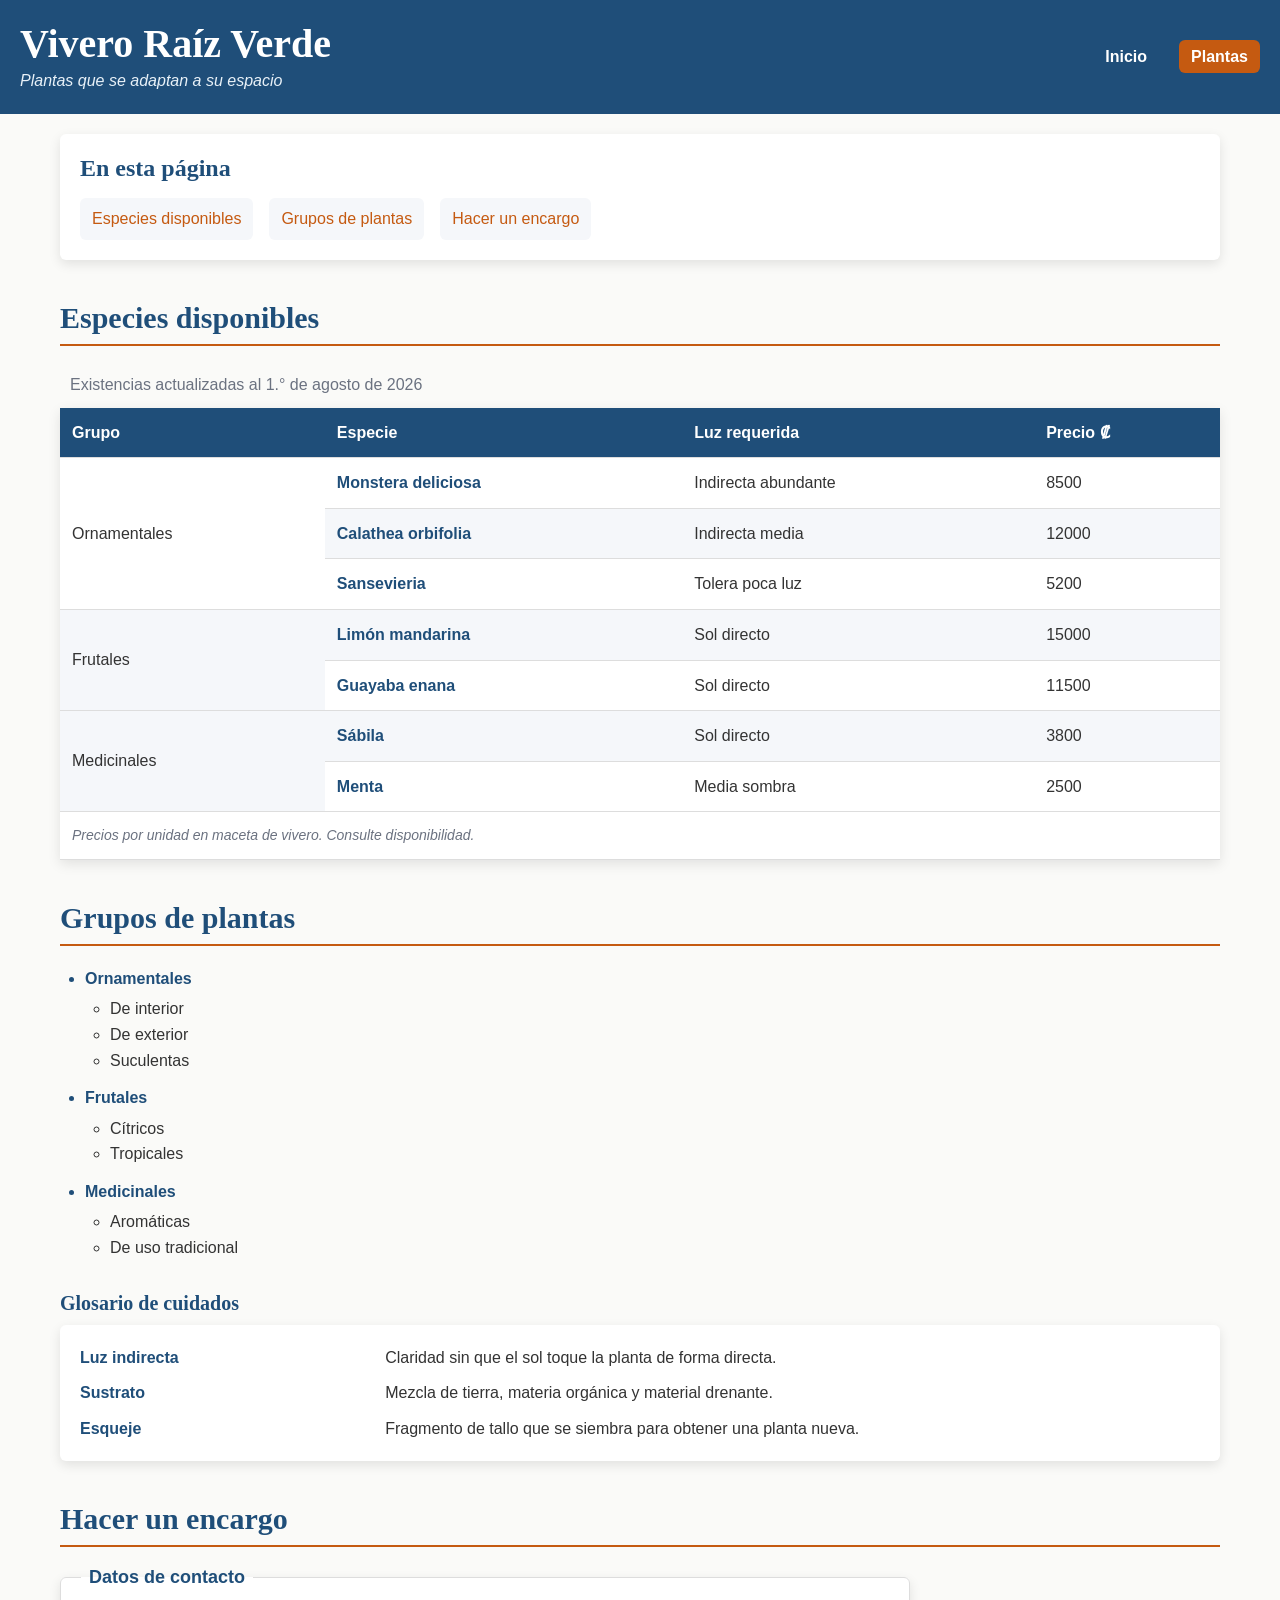
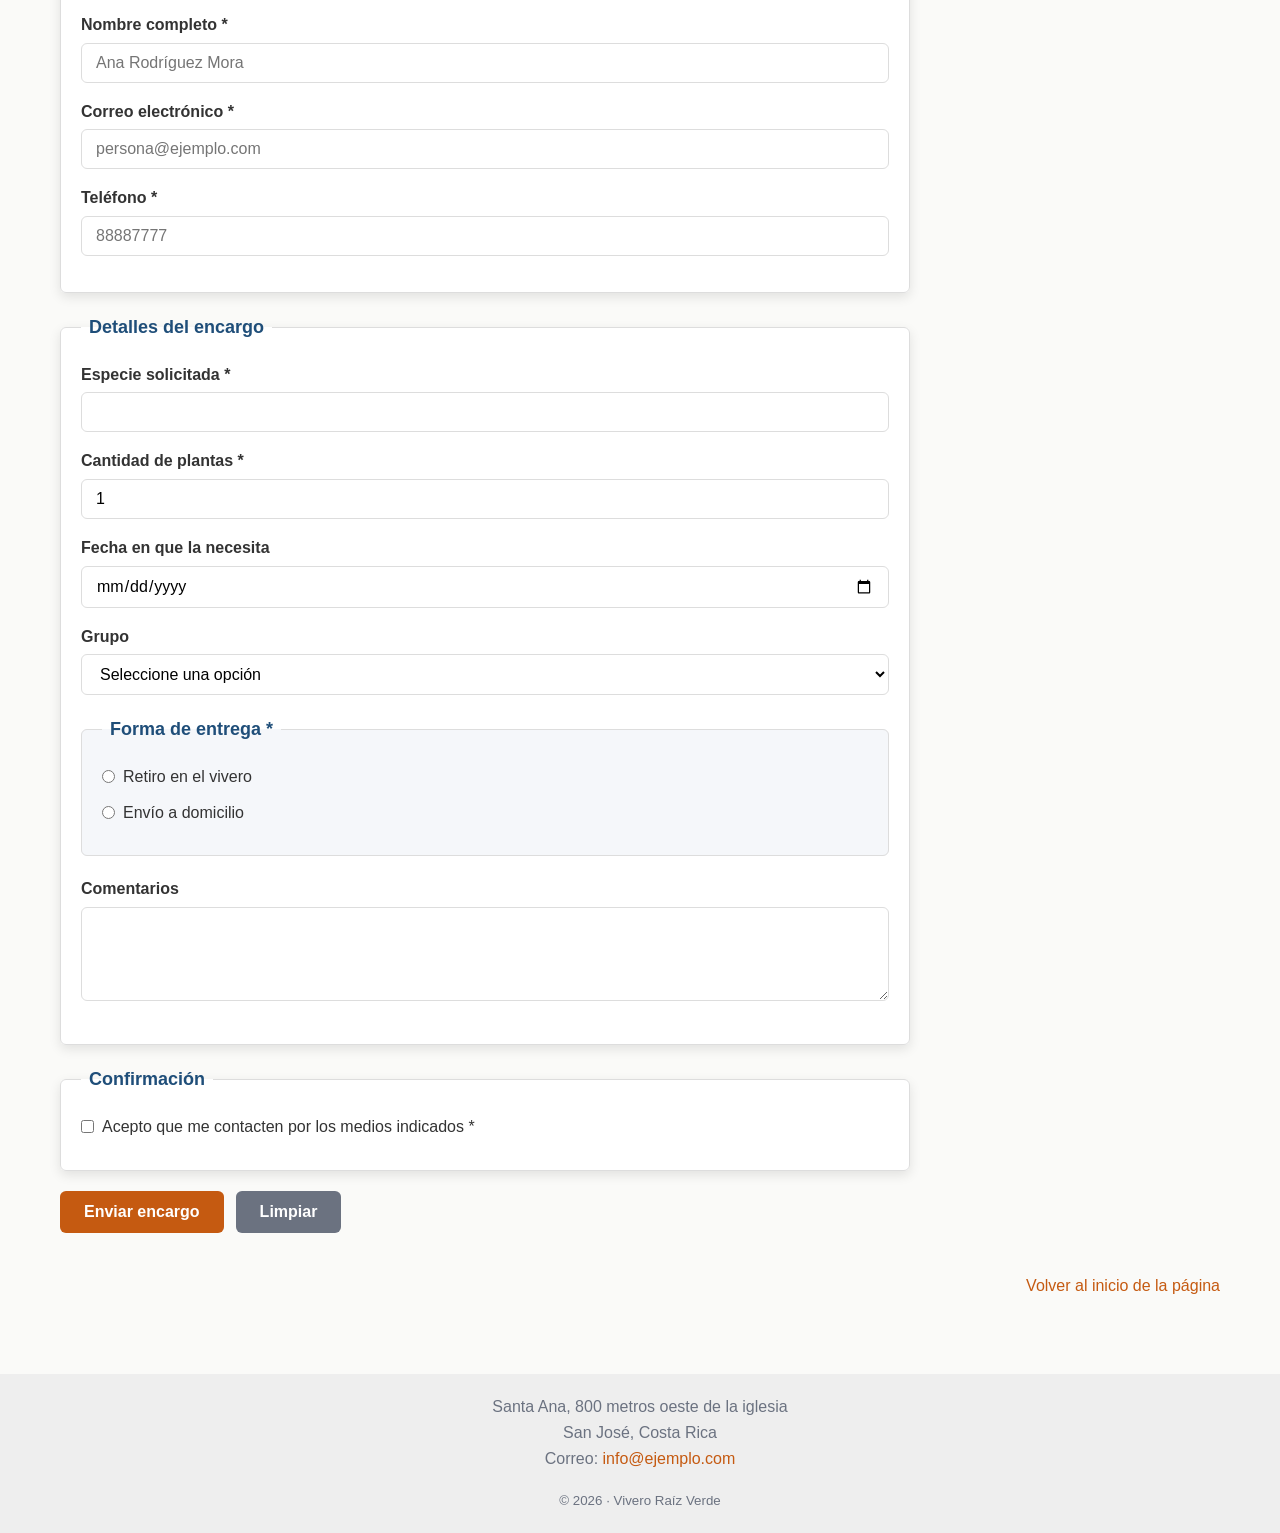
<file: ac2-css-2op/plantas.html>
<!DOCTYPE html>
<html lang="es">

<head>
  <meta charset="UTF-8">
  <meta name="viewport" content="width=device-width, initial-scale=1.0">
  <meta name="author" content="Escriba aquí su nombre completo">
  <meta name="description" content="Catálogo de plantas disponibles y formulario de encargo.">
  <meta name="keywords" content="plantas, catálogo, encargo, vivero">

  <title>Plantas | Vivero Raíz Verde</title>

  <link rel="icon" href="recursos/favicon.png" type="image/png">

  <!-- ═══════════════════════════════════════════════════════════════
       AQUÍ SE ENLAZA LA HOJA DE ESTILOS QUE USTED DEBE CREAR.
       El archivo debe llamarse  css/estilos.css
       ═══════════════════════════════════════════════════════════════ -->
  <link rel="stylesheet" href="css/estilos.css">

</head>

<body>

  <!-- ═══ CABECERA · idéntica a la de index.html ═══ -->
  <header id="cabecera">
    <div class="identidad">
      <h1>Vivero Raíz Verde</h1>
      <p class="frase">Plantas que se adaptan a su espacio</p>
    </div>

    <nav class="navegacion">
      <ul>
        <li><a href="index.html">Inicio</a></li>
        <li><a href="plantas.html" class="pagina-actual">Plantas</a></li>
      </ul>
    </nav>
  </header>

  <!-- ═══ CONTENIDO PRINCIPAL ═══ -->
  <main id="principal">

    <!-- Índice interno con anclas -->
    <nav class="sumario">
      <h2>En esta página</h2>
      <ul>
        <li><a href="#disponibles">Especies disponibles</a></li>
        <li><a href="#grupos">Grupos de plantas</a></li>
        <li><a href="#encargo">Hacer un encargo</a></li>
      </ul>
    </nav>

    <!-- ═══ LA TABLA ═══ -->
    <section id="disponibles">
      <h2>Especies disponibles</h2>

      <table class="tabla-especies">
        <caption>Existencias actualizadas al 1.° de agosto de 2026</caption>

        <thead>
          <tr>
            <th scope="col">Grupo</th>
            <th scope="col">Especie</th>
            <th scope="col">Luz requerida</th>
            <th scope="col">Precio ₡</th>
          </tr>
        </thead>

        <tbody>
          <tr>
            <td rowspan="3">Ornamentales</td>
            <th scope="row">Monstera deliciosa</th>
            <td>Indirecta abundante</td>
            <td>8500</td>
          </tr>
          <tr>
            <th scope="row">Calathea orbifolia</th>
            <td>Indirecta media</td>
            <td>12000</td>
          </tr>
          <tr>
            <th scope="row">Sansevieria</th>
            <td>Tolera poca luz</td>
            <td>5200</td>
          </tr>

          <tr>
            <td rowspan="2">Frutales</td>
            <th scope="row">Limón mandarina</th>
            <td>Sol directo</td>
            <td>15000</td>
          </tr>
          <tr>
            <th scope="row">Guayaba enana</th>
            <td>Sol directo</td>
            <td>11500</td>
          </tr>

          <tr>
            <td rowspan="2">Medicinales</td>
            <th scope="row">Sábila</th>
            <td>Sol directo</td>
            <td>3800</td>
          </tr>
          <tr>
            <th scope="row">Menta</th>
            <td>Media sombra</td>
            <td>2500</td>
          </tr>
        </tbody>

        <tfoot>
          <tr>
            <td colspan="4">
              Precios por unidad en maceta de vivero. Consulte disponibilidad.
            </td>
          </tr>
        </tfoot>
      </table>
    </section>

    <!-- ═══ LISTAS ═══ -->
    <section id="grupos">
      <h2>Grupos de plantas</h2>

      <ul class="lista-grupos">
        <li>Ornamentales
          <ul>
            <li>De interior</li>
            <li>De exterior</li>
            <li>Suculentas</li>
          </ul>
        </li>
        <li>Frutales
          <ul>
            <li>Cítricos</li>
            <li>Tropicales</li>
          </ul>
        </li>
        <li>Medicinales
          <ul>
            <li>Aromáticas</li>
            <li>De uso tradicional</li>
          </ul>
        </li>
      </ul>

      <h3>Glosario de cuidados</h3>
      <dl class="terminos">
        <dt>Luz indirecta</dt>
        <dd>Claridad sin que el sol toque la planta de forma directa.</dd>

        <dt>Sustrato</dt>
        <dd>Mezcla de tierra, materia orgánica y material drenante.</dd>

        <dt>Esqueje</dt>
        <dd>Fragmento de tallo que se siembra para obtener una planta nueva.</dd>
      </dl>
    </section>

    <!-- ═══ EL FORMULARIO ═══ -->
    <section id="encargo">
      <h2>Hacer un encargo</h2>

      <form action="#" method="post" class="formulario-encargo">

        <fieldset class="seccion-campos">
          <legend>Datos de contacto</legend>

          <p class="linea-campo">
            <label for="nombre">Nombre completo *</label>
            <input type="text" id="nombre" name="nombre"
                   required minlength="3" maxlength="60"
                   placeholder="Ana Rodríguez Mora">
          </p>

          <p class="linea-campo">
            <label for="correo">Correo electrónico *</label>
            <input type="email" id="correo" name="correo" required
                   placeholder="persona@ejemplo.com">
          </p>

          <p class="linea-campo">
            <label for="telefono">Teléfono *</label>
            <input type="tel" id="telefono" name="telefono"
                   required pattern="[0-9]{8}"
                   title="Ocho dígitos, sin espacios ni guiones"
                   placeholder="88887777">
          </p>
        </fieldset>

        <fieldset class="seccion-campos">
          <legend>Detalles del encargo</legend>

          <p class="linea-campo">
            <label for="especie">Especie solicitada *</label>
            <input type="text" id="especie" name="especie" required>
          </p>

          <p class="linea-campo">
            <label for="cantidad">Cantidad de plantas *</label>
            <input type="number" id="cantidad" name="cantidad"
                   required min="1" max="20" step="1" value="1">
          </p>

          <p class="linea-campo">
            <label for="fecha">Fecha en que la necesita</label>
            <input type="date" id="fecha" name="fecha">
          </p>

          <p class="linea-campo">
            <label for="grupo">Grupo</label>
            <select id="grupo" name="grupo">
              <option value="">Seleccione una opción</option>
              <option value="ornamental">Ornamentales</option>
              <option value="frutal">Frutales</option>
              <option value="medicinal">Medicinales</option>
              <option value="otro">Otro</option>
            </select>
          </p>

          <fieldset class="seccion-opciones">
            <legend>Forma de entrega *</legend>
            <p class="opcion-radio">
              <input type="radio" id="vivero" name="entrega" value="vivero" required>
              <label for="vivero">Retiro en el vivero</label>
            </p>
            <p class="opcion-radio">
              <input type="radio" id="envio" name="entrega" value="envio">
              <label for="envio">Envío a domicilio</label>
            </p>
          </fieldset>

          <p class="linea-campo">
            <label for="comentarios">Comentarios</label>
            <textarea id="comentarios" name="comentarios" rows="4" maxlength="300"></textarea>
          </p>
        </fieldset>

        <fieldset class="seccion-campos">
          <legend>Confirmación</legend>
          <p class="opcion-radio">
            <input type="checkbox" id="acepto" name="acepto" required>
            <label for="acepto">Acepto que me contacten por los medios indicados *</label>
          </p>
        </fieldset>

        <p class="fila-acciones">
          <button type="submit" class="accion accion-primaria">Enviar encargo</button>
          <button type="reset" class="accion accion-secundaria">Limpiar</button>
        </p>

      </form>
    </section>

    <p class="regresar"><a href="#cabecera">Volver al inicio de la página</a></p>

  </main>

  <!-- ═══ PIE · idéntico al de index.html ═══ -->
  <footer id="pie">
    <div class="contenido-pie">
      <address class="direccion">
        Santa Ana, 800 metros oeste de la iglesia<br>
        San José, Costa Rica<br>
        Correo: <a href="mailto:info@ejemplo.com">info@ejemplo.com</a>
      </address>

      <p class="derechos"><small>&copy; 2026 · Vivero Raíz Verde</small></p>
    </div>
  </footer>

</body>

</html>
</file>
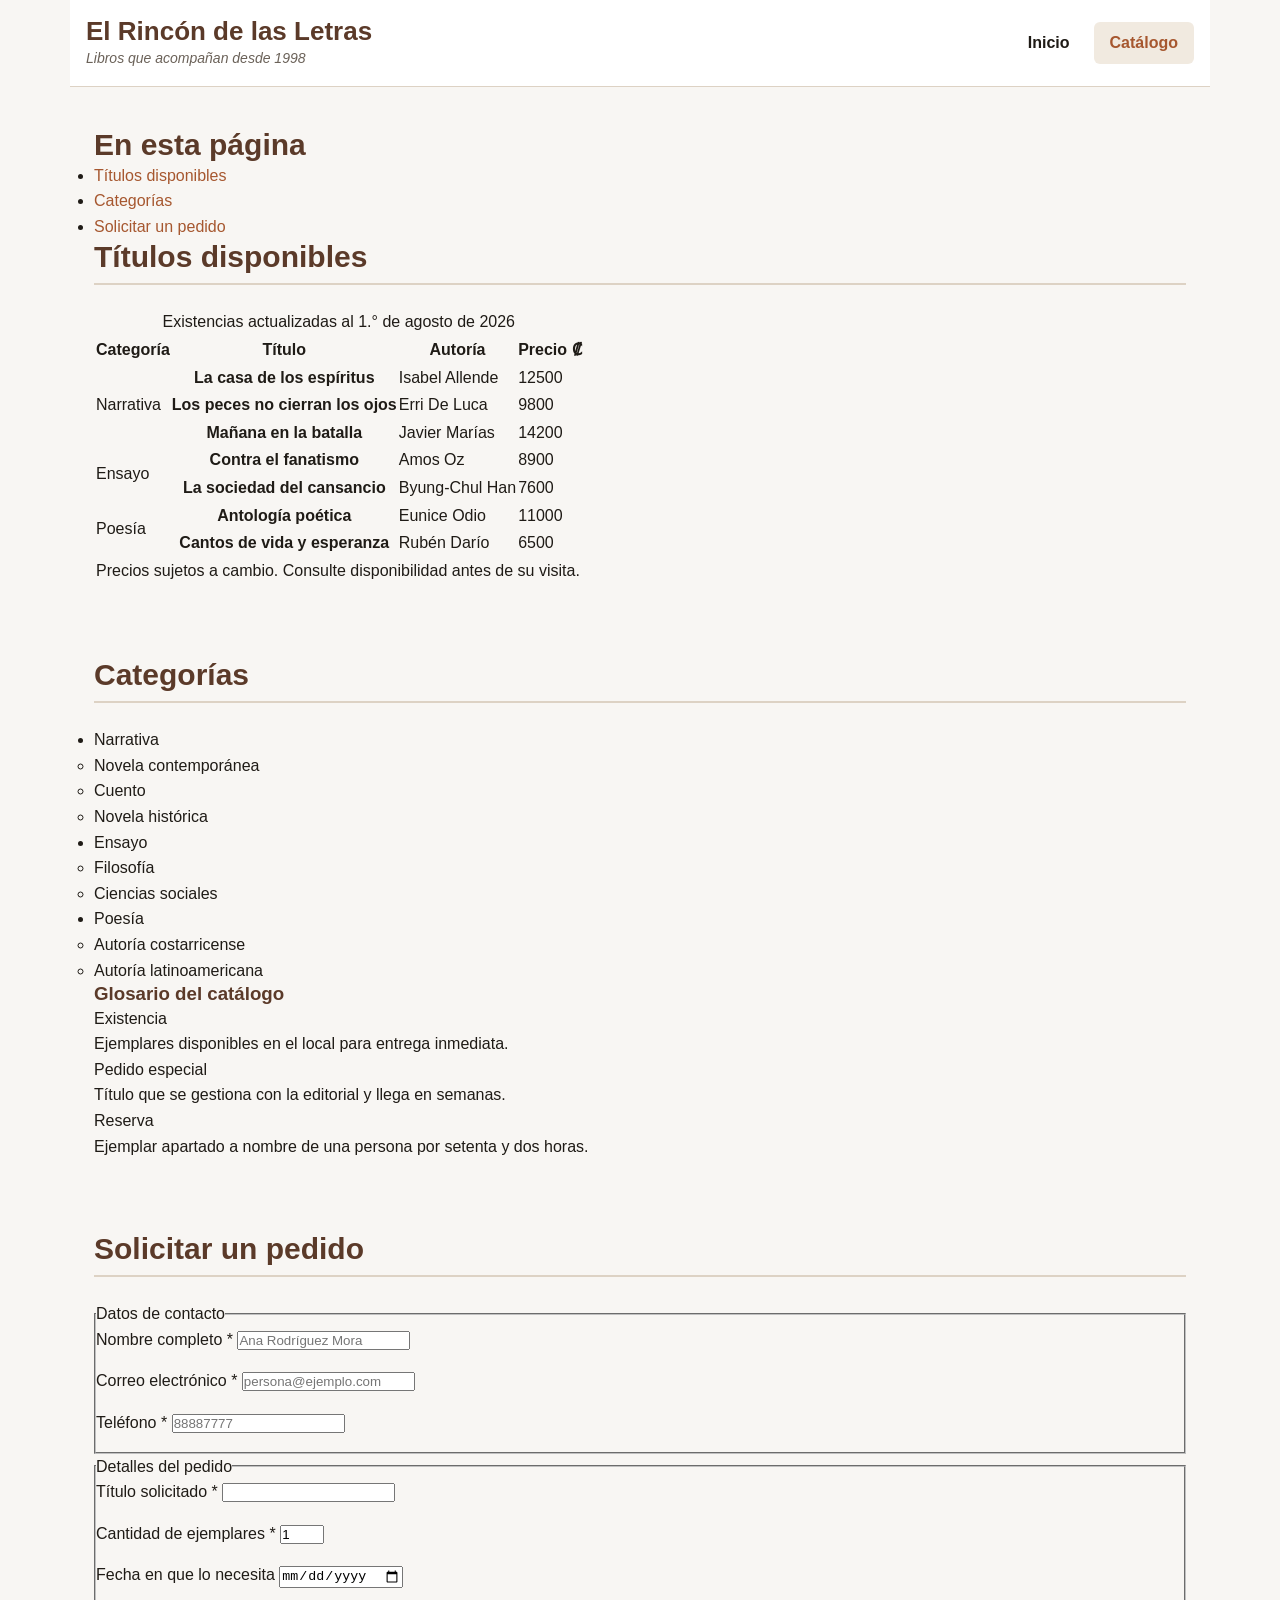
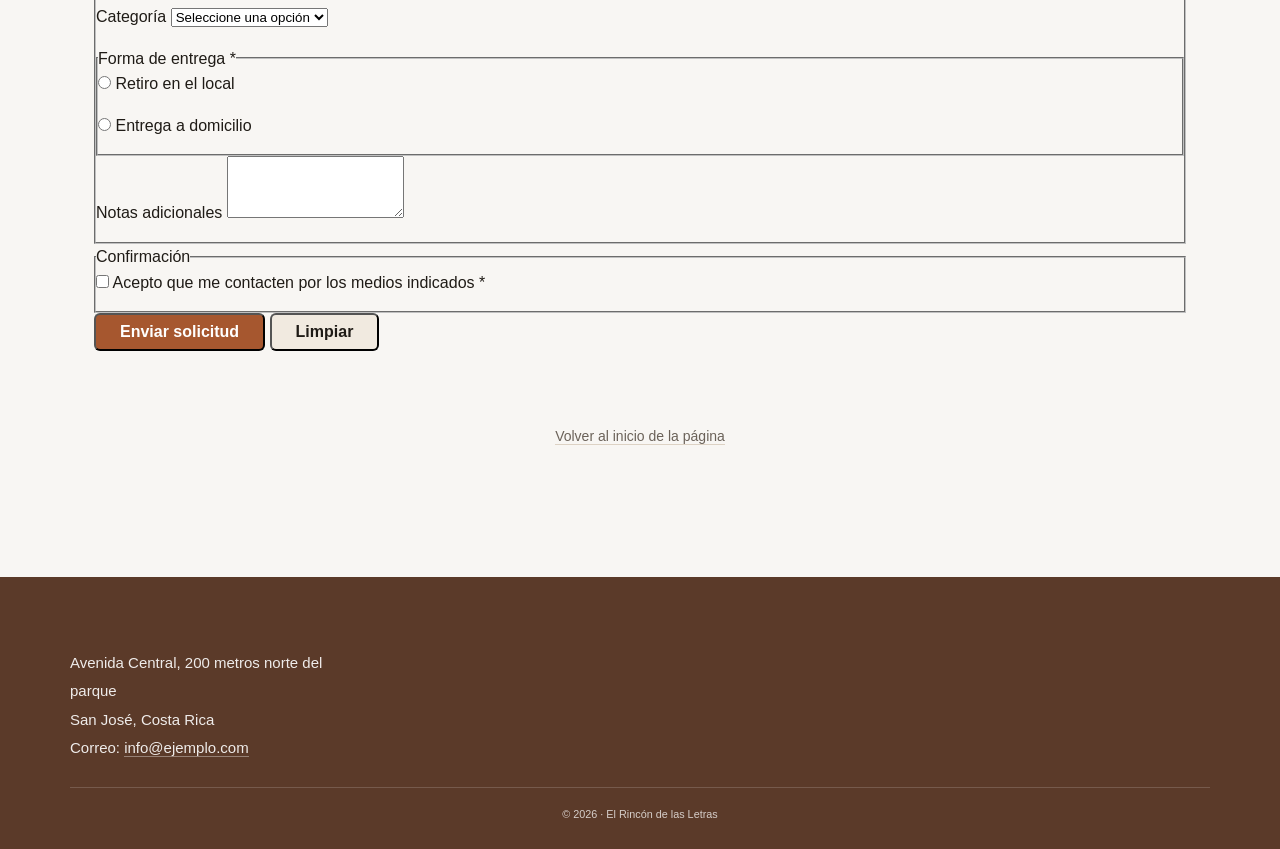
<file: ac2-css/catalogo.html>
<!DOCTYPE html>
<html lang="es">

<head>
  <meta charset="UTF-8">
  <meta name="viewport" content="width=device-width, initial-scale=1.0">
  <meta name="author" content="Escriba aquí su nombre completo">
  <meta name="description" content="Catálogo de títulos disponibles y formulario de pedido.">
  <meta name="keywords" content="catálogo, libros, pedido, librería">

  <title>Catálogo | El Rincón de las Letras</title>

  <link rel="icon" href="recursos/favicon.png" type="image/png">
  <link rel="stylesheet" href="css/estilos.css">

  <!--AQUÍ SE ENLAZA LA HOJA DE ESTILOS QUE USTED DEBE CREAR.
       El archivo debe llamarse  css/estilos.css -->
  

</head>

<body>

  <!--CABECERA · idéntica a la de index.html-->
  <header id="cabecera">
    <div class="marca">
      <h1>El Rincón de las Letras</h1>
      <p class="lema">Libros que acompañan desde 1998</p>
    </div>

    <nav class="menu-principal">
      <ul>
        <li><a href="index.html">Inicio</a></li>
        <li><a href="catalogo.html" class="enlace-activo">Catálogo</a></li>
      </ul>
    </nav>
  </header>

  <!--CONTENIDO PRINCIPAL-->
  <main id="contenido">

    <!-- Índice interno con anclas -->
    <nav class="indice">
      <h2>En esta página</h2>
      <ul>
        <li><a href="#existencias">Títulos disponibles</a></li>
        <li><a href="#categorias">Categorías</a></li>
        <li><a href="#pedido">Solicitar un pedido</a></li>
      </ul>
    </nav>

    <!-- LA TABLA -->
    <section id="existencias">
      <h2>Títulos disponibles</h2>

      <table class="tabla-catalogo">
        <caption>Existencias actualizadas al 1.° de agosto de 2026</caption>

        <thead>
          <tr>
            <th scope="col">Categoría</th>
            <th scope="col">Título</th>
            <th scope="col">Autoría</th>
            <th scope="col">Precio ₡</th>
          </tr>
        </thead>

        <tbody>
          <tr>
            <td rowspan="3">Narrativa</td>
            <th scope="row">La casa de los espíritus</th>
            <td>Isabel Allende</td>
            <td>12500</td>
          </tr>
          <tr>
            <th scope="row">Los peces no cierran los ojos</th>
            <td>Erri De Luca</td>
            <td>9800</td>
          </tr>
          <tr>
            <th scope="row">Mañana en la batalla</th>
            <td>Javier Marías</td>
            <td>14200</td>
          </tr>

          <tr>
            <td rowspan="2">Ensayo</td>
            <th scope="row">Contra el fanatismo</th>
            <td>Amos Oz</td>
            <td>8900</td>
          </tr>
          <tr>
            <th scope="row">La sociedad del cansancio</th>
            <td>Byung-Chul Han</td>
            <td>7600</td>
          </tr>

          <tr>
            <td rowspan="2">Poesía</td>
            <th scope="row">Antología poética</th>
            <td>Eunice Odio</td>
            <td>11000</td>
          </tr>
          <tr>
            <th scope="row">Cantos de vida y esperanza</th>
            <td>Rubén Darío</td>
            <td>6500</td>
          </tr>
        </tbody>

        <tfoot>
          <tr>
            <td colspan="4">
              Precios sujetos a cambio. Consulte disponibilidad antes de su visita.
            </td>
          </tr>
        </tfoot>
      </table>
    </section>

    <!-- LISTAS -->
    <section id="categorias">
      <h2>Categorías</h2>

      <ul class="lista-categorias">
        <li>Narrativa
          <ul>
            <li>Novela contemporánea</li>
            <li>Cuento</li>
            <li>Novela histórica</li>
          </ul>
        </li>
        <li>Ensayo
          <ul>
            <li>Filosofía</li>
            <li>Ciencias sociales</li>
          </ul>
        </li>
        <li>Poesía
          <ul>
            <li>Autoría costarricense</li>
            <li>Autoría latinoamericana</li>
          </ul>
        </li>
      </ul>

      <h3>Glosario del catálogo</h3>
      <dl class="glosario">
        <dt>Existencia</dt>
        <dd>Ejemplares disponibles en el local para entrega inmediata.</dd>

        <dt>Pedido especial</dt>
        <dd>Título que se gestiona con la editorial y llega en semanas.</dd>

        <dt>Reserva</dt>
        <dd>Ejemplar apartado a nombre de una persona por setenta y dos horas.</dd>
      </dl>
    </section>

    <!-- EL FORMULARIO -->
    <section id="pedido">
      <h2>Solicitar un pedido</h2>

      <form action="#" method="post" class="formulario-pedido">

        <fieldset class="grupo-campos">
          <legend>Datos de contacto</legend>

          <p class="campo">
            <label for="nombre">Nombre completo *</label>
            <input type="text" id="nombre" name="nombre"
                   required minlength="3" maxlength="60"
                   placeholder="Ana Rodríguez Mora">
          </p>

          <p class="campo">
            <label for="correo">Correo electrónico *</label>
            <input type="email" id="correo" name="correo" required
                   placeholder="persona@ejemplo.com">
          </p>

          <p class="campo">
            <label for="telefono">Teléfono *</label>
            <input type="tel" id="telefono" name="telefono"
                   required pattern="[0-9]{8}"
                   title="Ocho dígitos, sin espacios ni guiones"
                   placeholder="88887777">
          </p>
        </fieldset>

        <fieldset class="grupo-campos">
          <legend>Detalles del pedido</legend>

          <p class="campo">
            <label for="titulo">Título solicitado *</label>
            <input type="text" id="titulo" name="titulo" required>
          </p>

          <p class="campo">
            <label for="cantidad">Cantidad de ejemplares *</label>
            <input type="number" id="cantidad" name="cantidad"
                   required min="1" max="10" step="1" value="1">
          </p>

          <p class="campo">
            <label for="fecha">Fecha en que lo necesita</label>
            <input type="date" id="fecha" name="fecha">
          </p>

          <p class="campo">
            <label for="categoria">Categoría</label>
            <select id="categoria" name="categoria">
              <option value="">Seleccione una opción</option>
              <option value="narrativa">Narrativa</option>
              <option value="ensayo">Ensayo</option>
              <option value="poesia">Poesía</option>
              <option value="otra">Otra</option>
            </select>
          </p>

          <fieldset class="grupo-opciones">
            <legend>Forma de entrega *</legend>
            <p class="opcion">
              <input type="radio" id="local" name="entrega" value="local" required>
              <label for="local">Retiro en el local</label>
            </p>
            <p class="opcion">
              <input type="radio" id="domicilio" name="entrega" value="domicilio">
              <label for="domicilio">Entrega a domicilio</label>
            </p>
          </fieldset>

          <p class="campo">
            <label for="notas">Notas adicionales</label>
            <textarea id="notas" name="notas" rows="4" maxlength="300"></textarea>
          </p>
        </fieldset>

        <fieldset class="grupo-campos">
          <legend>Confirmación</legend>
          <p class="opcion">
            <input type="checkbox" id="acepto" name="acepto" required>
            <label for="acepto">Acepto que me contacten por los medios indicados *</label>
          </p>
        </fieldset>

        <p class="grupo-botones">
          <button type="submit" class="boton boton-principal">Enviar solicitud</button>
          <button type="reset" class="boton boton-secundario">Limpiar</button>
        </p>

      </form>
    </section>

    <p class="volver"><a href="#cabecera">Volver al inicio de la página</a></p>

  </main>

  <!-- PIE · idéntico al de index.html -->
  <footer id="pie">
    <div class="pie-contenido">
      <address class="datos-contacto">
        Avenida Central, 200 metros norte del parque<br>
        San José, Costa Rica<br>
        Correo: <a href="mailto:info@ejemplo.com">info@ejemplo.com</a>
      </address>

      <p class="creditos"><small>&copy; 2026 · El Rincón de las Letras</small></p>
    </div>
  </footer>

</body>

</html>
</file>
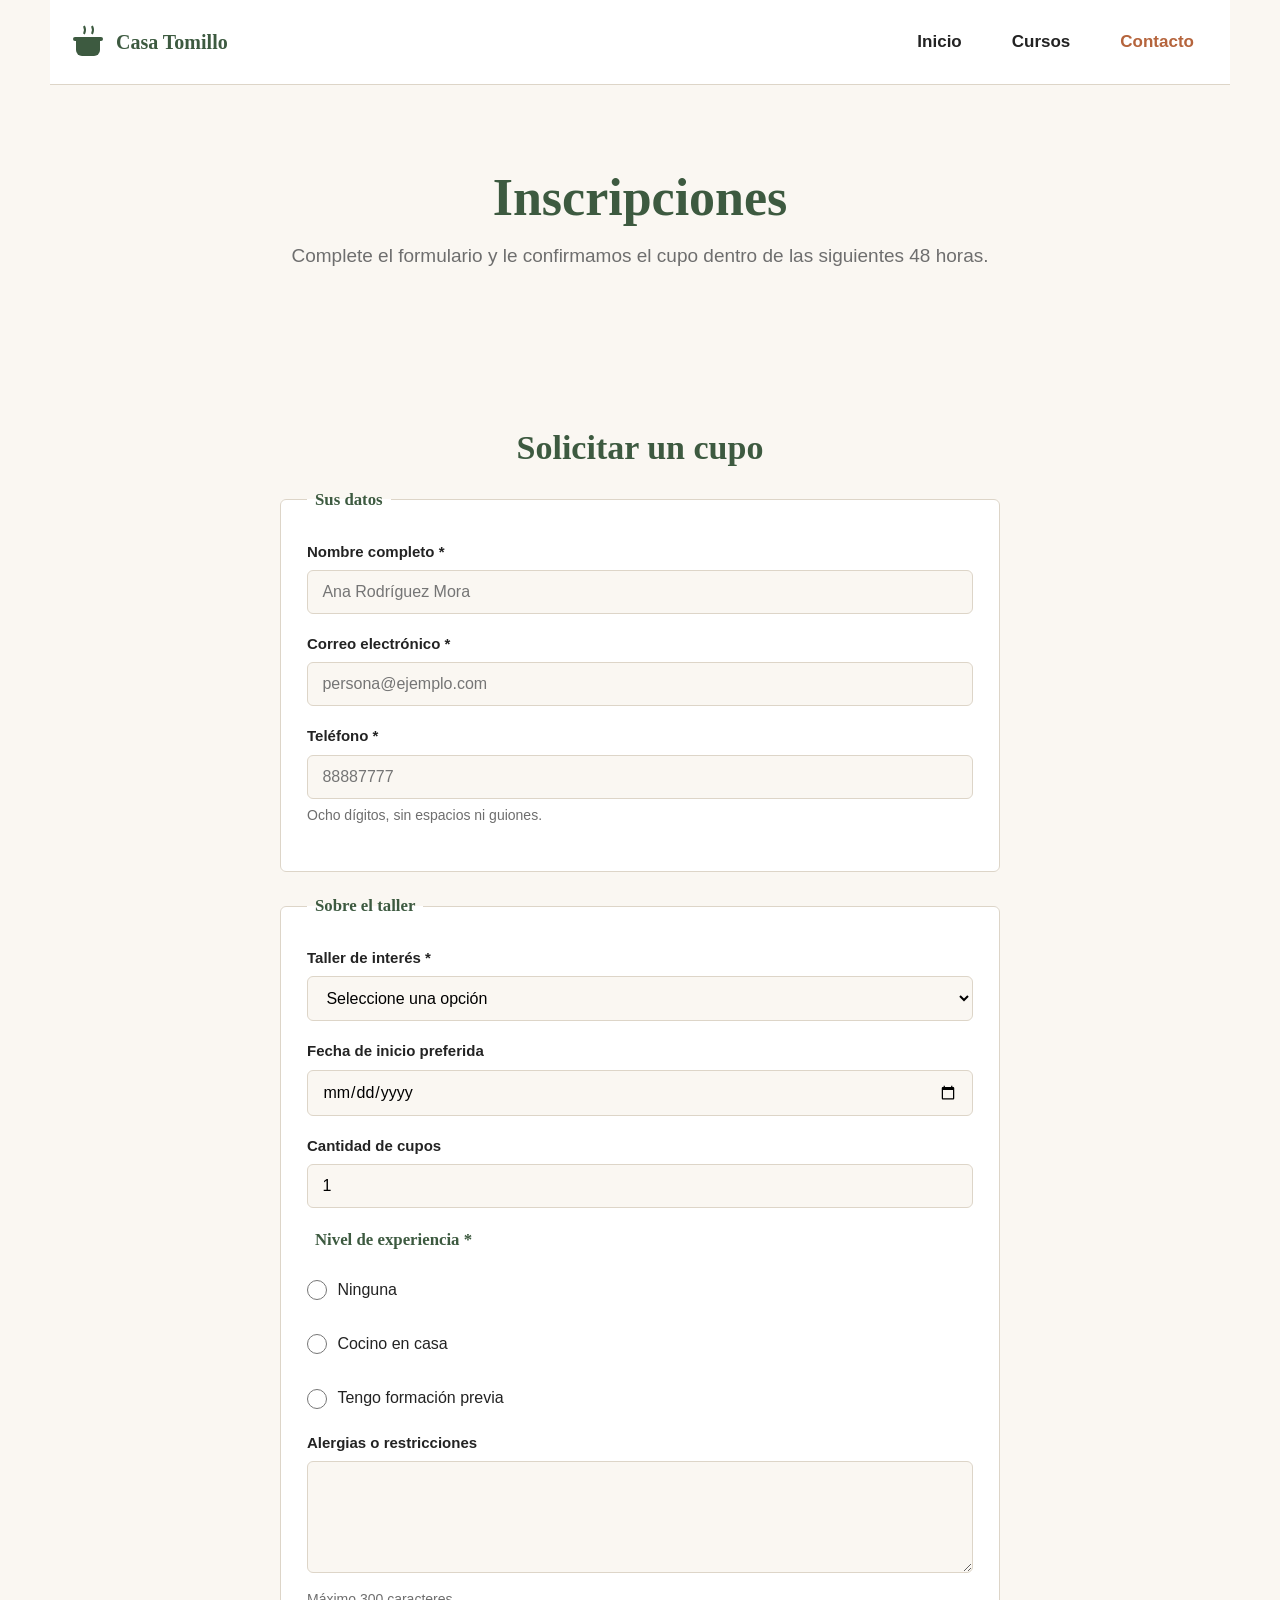
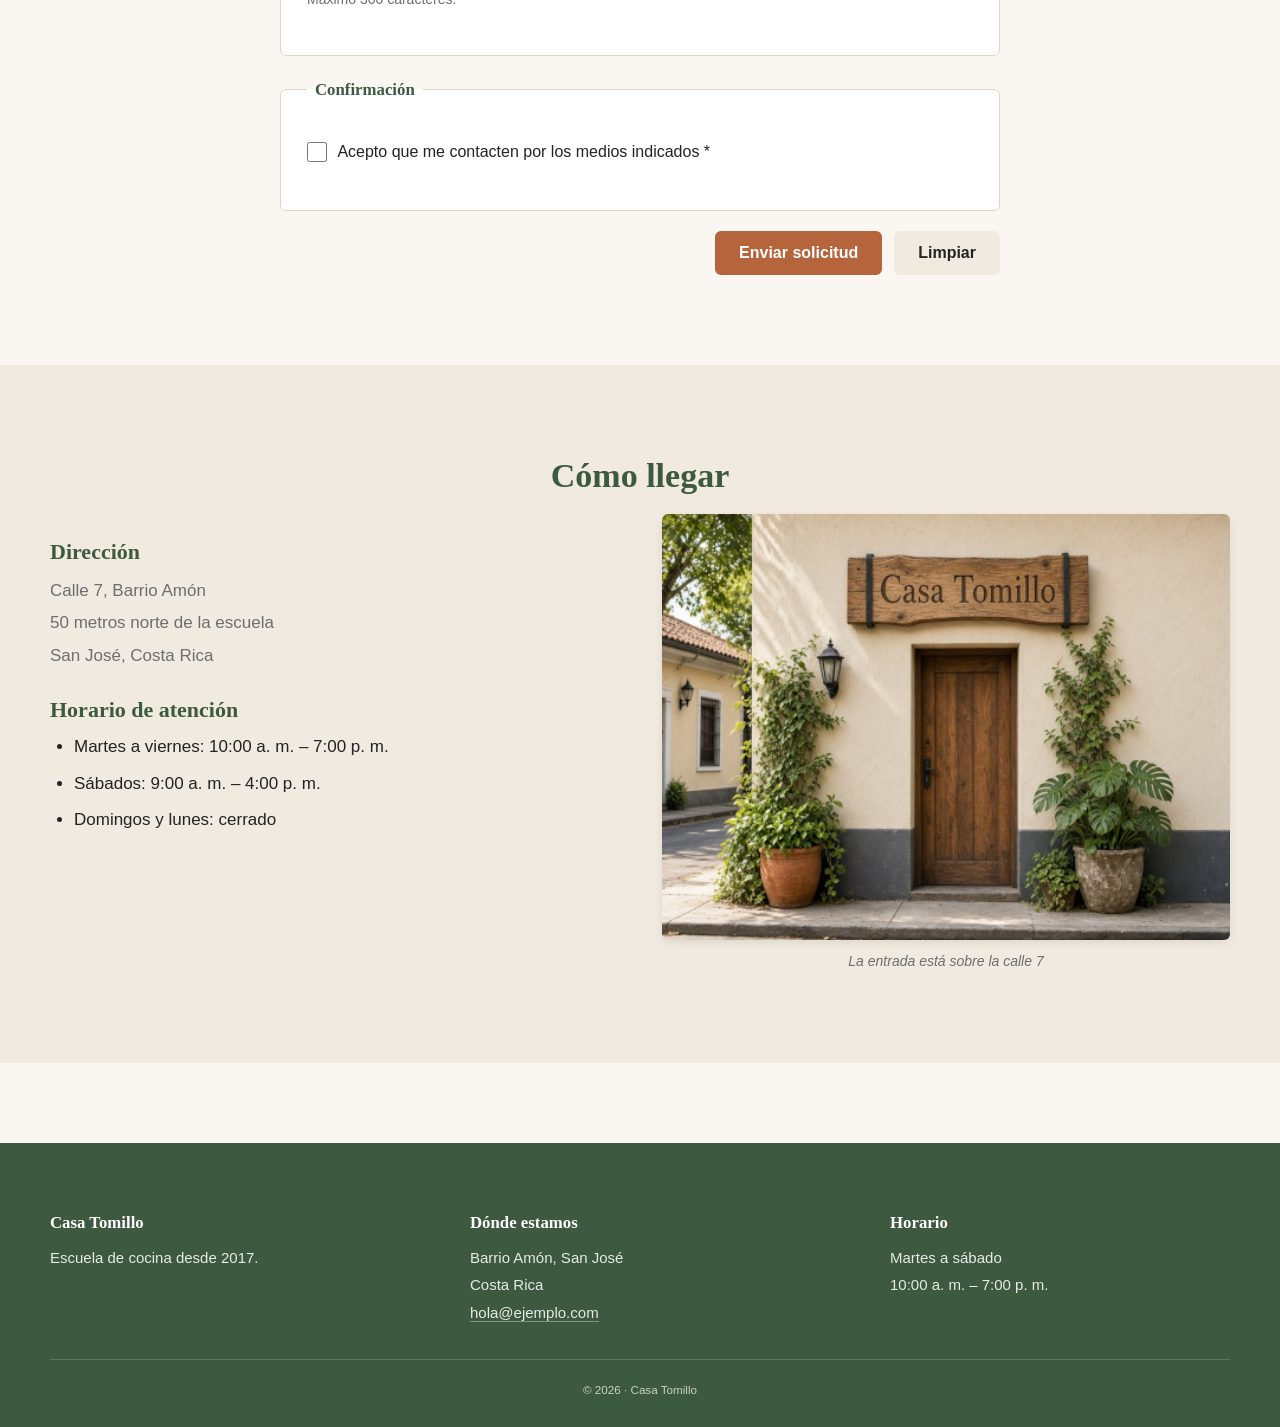
<file: ac3-responsive/contacto.html>
<!DOCTYPE html>
<html lang="es">

<head>
  <meta charset="UTF-8">
  <meta name="viewport" content="width=device-width, initial-scale=1">
  <meta name="author" content="Guillermo Godinez Chacon">
  <meta name="description" content="Inscríbase en un taller de Casa Tomillo: formulario y datos de contacto.">
  <meta name="keywords" content="contacto, inscripción, talleres, cocina">

  <title>Contacto | Casa Tomillo</title>

  <link rel="icon" href="recursos/favicon.png" type="image/png">
  <link rel="stylesheet" href="css/estilos.css">
</head>

<body>

  <header id="cabecera" class="cabecera">

    <a href="index.html" class="marca">
      <svg class="marca-icono" width="36" height="36" viewBox="0 0 36 36"
           xmlns="http://www.w3.org/2000/svg" role="img"
           aria-label="Logo de Casa Tomillo: una olla con vapor">
        <path d="M6 16 h24 v10 a6 6 0 0 1 -6 6 h-12 a6 6 0 0 1 -6 -6 z" fill="currentColor"/>
        <rect x="3" y="13" width="30" height="4" rx="2" fill="currentColor"/>
        <path d="M14 10 q2 -4 0 -8" stroke="currentColor" stroke-width="2" fill="none"/>
        <path d="M22 10 q2 -4 0 -8" stroke="currentColor" stroke-width="2" fill="none"/>
      </svg>
      <span class="marca-texto">Casa Tomillo</span>
    </a>

    <nav class="navegacion" aria-label="Navegación principal">
      <ul class="menu">
        <li><a href="index.html" class="menu-enlace">Inicio</a></li>
        <li><a href="cursos.html" class="menu-enlace">Cursos</a></li>
        <li><a href="contacto.html" class="menu-enlace activo">Contacto</a></li>
      </ul>
    </nav>

  </header>

  <main id="contenido">

    <section id="intro" class="pagina-encabezado">
      <h1 class="pagina-titulo">Inscripciones</h1>
      <p class="pagina-bajada">
        Complete el formulario y le confirmamos el cupo dentro de las
        siguientes 48 horas.
      </p>
    </section>

    <!-- ═══ EL FORMULARIO ═══ -->
    <section id="inscripcion" class="seccion">
      <h2 class="seccion-titulo">Solicitar un cupo</h2>

      <form action="#" method="post" class="formulario">

        <fieldset class="grupo">
          <legend class="grupo-titulo">Sus datos</legend>

          <p class="campo">
            <label for="nombre" class="campo-etiqueta">Nombre completo *</label>
            <input type="text" id="nombre" name="nombre" class="campo-entrada"
                   required minlength="3" maxlength="60"
                   placeholder="Ana Rodríguez Mora">
          </p>

          <p class="campo">
            <label for="correo" class="campo-etiqueta">Correo electrónico *</label>
            <input type="email" id="correo" name="correo" class="campo-entrada"
                   required placeholder="persona@ejemplo.com">
          </p>

          <p class="campo">
            <label for="telefono" class="campo-etiqueta">Teléfono *</label>
            <input type="tel" id="telefono" name="telefono" class="campo-entrada"
                   required pattern="[0-9]{8}"
                   title="Ocho dígitos, sin espacios ni guiones"
                   placeholder="88887777">
            <small class="campo-ayuda">Ocho dígitos, sin espacios ni guiones.</small>
          </p>
        </fieldset>

        <fieldset class="grupo">
          <legend class="grupo-titulo">Sobre el taller</legend>

          <p class="campo">
            <label for="taller" class="campo-etiqueta">Taller de interés *</label>
            <select id="taller" name="taller" class="campo-entrada" required>
              <option value="">Seleccione una opción</option>
              <option value="cocina">Cocina de la casa</option>
              <option value="panaderia">Panadería</option>
              <option value="reposteria">Repostería</option>
            </select>
          </p>

          <p class="campo">
            <label for="inicio" class="campo-etiqueta">Fecha de inicio preferida</label>
            <input type="date" id="inicio" name="inicio" class="campo-entrada">
          </p>

          <p class="campo">
            <label for="personas" class="campo-etiqueta">Cantidad de cupos</label>
            <input type="number" id="personas" name="personas" class="campo-entrada"
                   min="1" max="8" step="1" value="1">
          </p>

          <fieldset class="grupo-opciones">
            <legend class="grupo-titulo">Nivel de experiencia *</legend>
            <p class="opcion">
              <input type="radio" id="ninguna" name="nivel" value="ninguna"
                     class="opcion-marca" required>
              <label for="ninguna" class="opcion-etiqueta">Ninguna</label>
            </p>
            <p class="opcion">
              <input type="radio" id="basica" name="nivel" value="basica" class="opcion-marca">
              <label for="basica" class="opcion-etiqueta">Cocino en casa</label>
            </p>
            <p class="opcion">
              <input type="radio" id="avanzada" name="nivel" value="avanzada" class="opcion-marca">
              <label for="avanzada" class="opcion-etiqueta">Tengo formación previa</label>
            </p>
          </fieldset>

          <p class="campo">
            <label for="alergias" class="campo-etiqueta">Alergias o restricciones</label>
            <textarea id="alergias" name="alergias" class="campo-entrada"
                      rows="4" maxlength="300"></textarea>
            <small class="campo-ayuda">Máximo 300 caracteres.</small>
          </p>
        </fieldset>

        <fieldset class="grupo">
          <legend class="grupo-titulo">Confirmación</legend>
          <p class="opcion">
            <input type="checkbox" id="acepto" name="acepto" class="opcion-marca" required>
            <label for="acepto" class="opcion-etiqueta">
              Acepto que me contacten por los medios indicados *
            </label>
          </p>
        </fieldset>

        <p class="fila-botones">
          <button type="submit" class="boton boton-principal">Enviar solicitud</button>
          <button type="reset" class="boton boton-secundario">Limpiar</button>
        </p>

      </form>
    </section>

    <!-- ═══ UBICACIÓN ═══ -->
    <section id="ubicacion" class="seccion seccion-alterna">
      <h2 class="seccion-titulo">Cómo llegar</h2>

      <div class="dos-columnas">

        <div class="columna">
          <h3 class="subtitulo">Dirección</h3>
          <address class="direccion">
            Calle 7, Barrio Amón<br>
            50 metros norte de la escuela<br>
            San José, Costa Rica
          </address>

          <h3 class="subtitulo">Horario de atención</h3>
          <ul class="lista-horario">
            <li>Martes a viernes: 10:00 a. m. – 7:00 p. m.</li>
            <li>Sábados: 9:00 a. m. – 4:00 p. m.</li>
            <li>Domingos y lunes: cerrado</li>
          </ul>
        </div>

        <figure class="columna-figura">
          <picture>
            <source media="(min-width :1024)" srcset="recursos/fachada-grande.jpg">
            <source media="(min-width: 768)" srcset="recursos/fachada-mediana.jpg">
            <source media="(min-width: 468)" srcset="recursos/fachada-pequena.jpg">
          <img src="recursos/fachada-pequena.jpg"
               alt="Fachada de la escuela con su rótulo de madera"
               width="1200" height="900">
          </picture>
          <figcaption class="figura-pie">La entrada está sobre la calle 7</figcaption>
        </figure>

      </div>
    </section>

  </main>

  <footer id="pie" class="pie">
    <div class="pie-columnas">

      <div class="pie-bloque">
        <h2 class="pie-titulo">Casa Tomillo</h2>
        <p class="pie-texto">Escuela de cocina desde 2017.</p>
      </div>

      <div class="pie-bloque">
        <h2 class="pie-titulo">Dónde estamos</h2>
        <address class="pie-datos">
          Barrio Amón, San José<br>
          Costa Rica<br>
          <a href="mailto:hola@ejemplo.com" class="pie-enlace">hola@ejemplo.com</a>
        </address>
      </div>

      <div class="pie-bloque">
        <h2 class="pie-titulo">Horario</h2>
        <p class="pie-texto">
          Martes a sábado<br>
          10:00 a. m. – 7:00 p. m.
        </p>
      </div>

    </div>

    <p class="pie-creditos"><small>&copy; 2026 · Casa Tomillo</small></p>
  </footer>

</body>

</html>
</file>
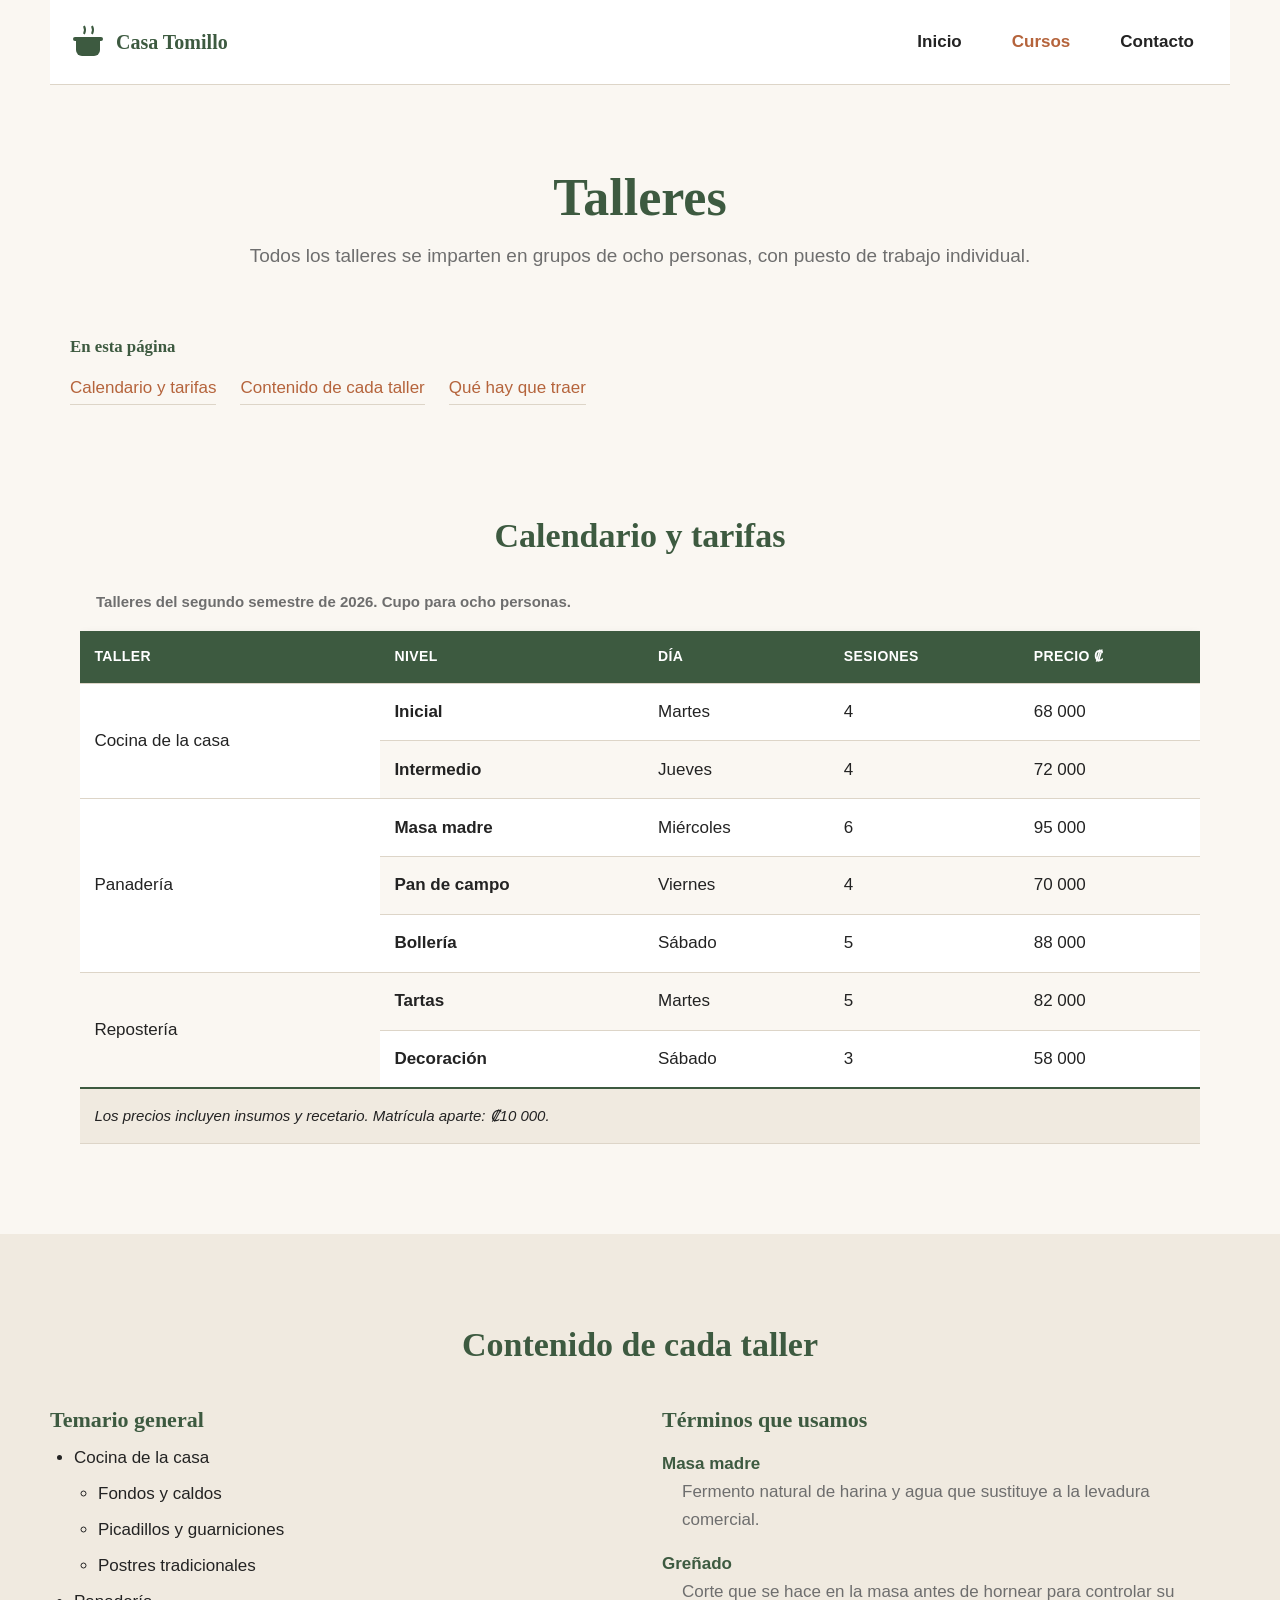
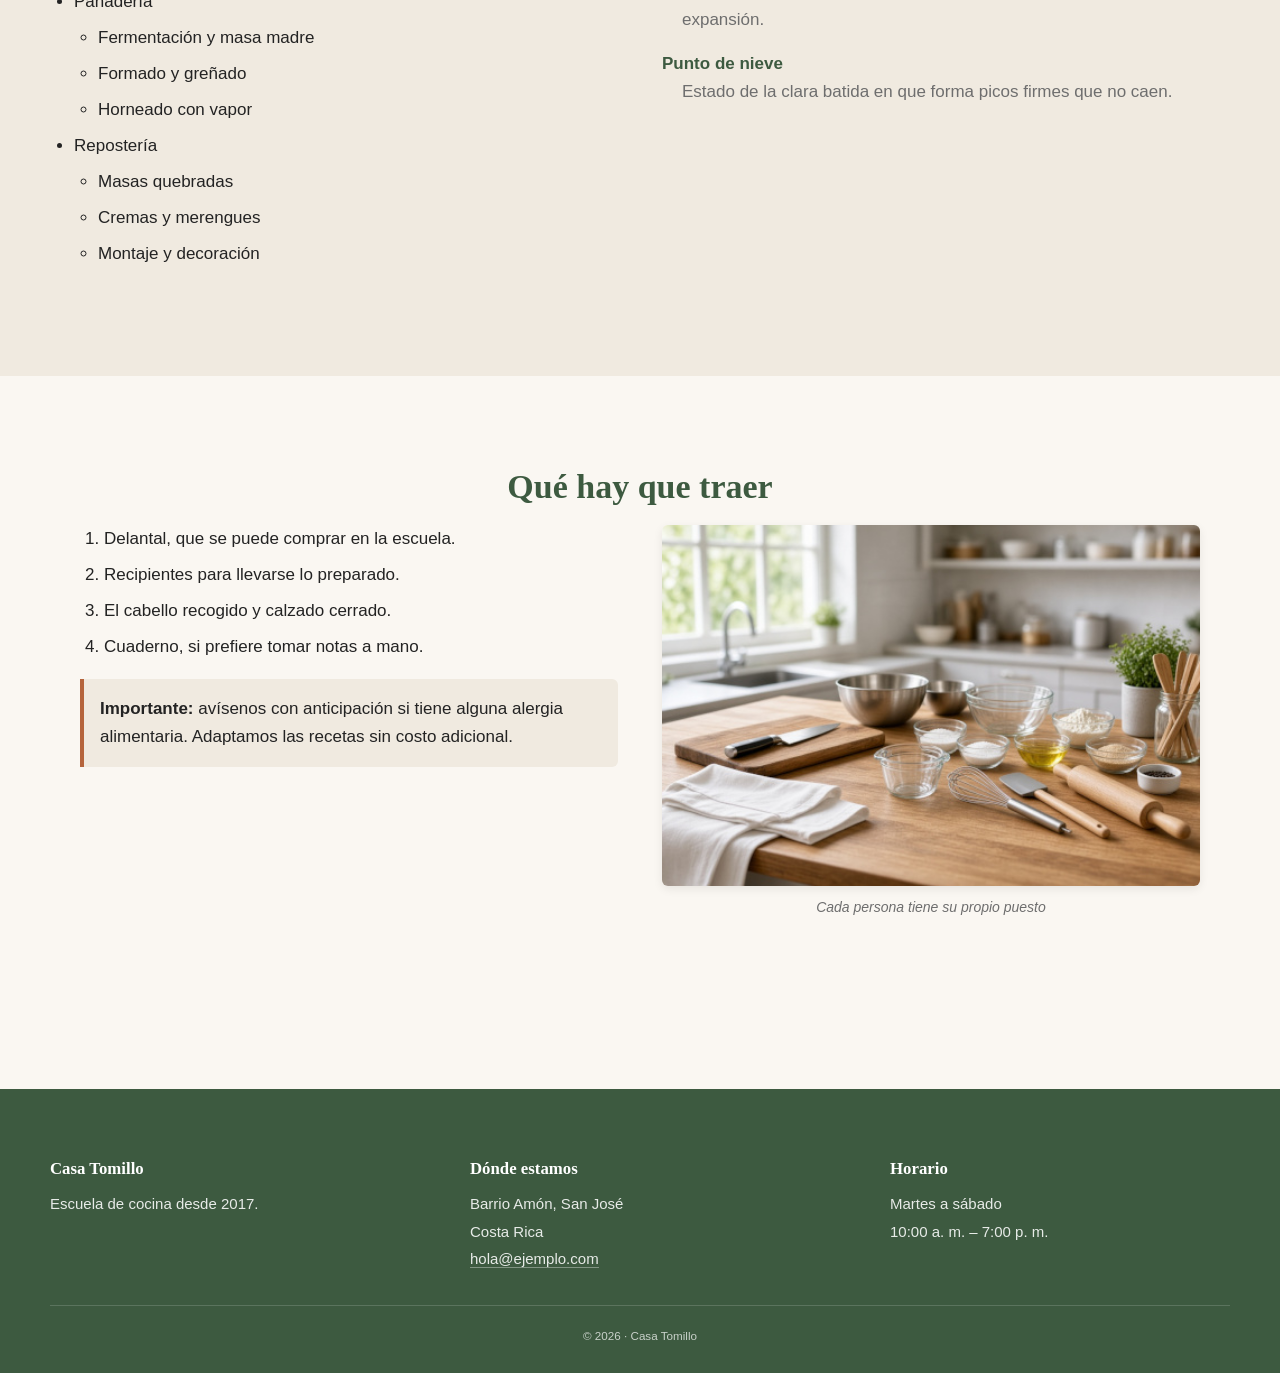
<file: ac3-responsive/cursos.html>
<!DOCTYPE html>
<html lang="es">

<head>
  <meta charset="UTF-8">
  <meta name="viewport" content="width=device-width, initial-scale=1">
  <meta name="author" content="Guillermo Godinez Chacon">
  <meta name="description" content="Talleres de cocina, panadería y repostería: contenidos, horarios y tarifas.">
  <meta name="keywords" content="talleres, cursos, cocina, panadería, repostería">

  <title>Cursos | Casa Tomillo</title>

  <link rel="icon" href="recursos/favicon.png" type="image/png">
  <link rel="stylesheet" href="css/estilos.css">
</head>

<body>

  <header id="cabecera" class="cabecera">

    <a href="index.html" class="marca">
      <svg class="marca-icono" width="36" height="36" viewBox="0 0 36 36"
           xmlns="http://www.w3.org/2000/svg" role="img"
           aria-label="Logo de Casa Tomillo: una olla con vapor">
        <path d="M6 16 h24 v10 a6 6 0 0 1 -6 6 h-12 a6 6 0 0 1 -6 -6 z" fill="currentColor"/>
        <rect x="3" y="13" width="30" height="4" rx="2" fill="currentColor"/>
        <path d="M14 10 q2 -4 0 -8" stroke="currentColor" stroke-width="2" fill="none"/>
        <path d="M22 10 q2 -4 0 -8" stroke="currentColor" stroke-width="2" fill="none"/>
      </svg>
      <span class="marca-texto">Casa Tomillo</span>
    </a>

    <nav class="navegacion" aria-label="Navegación principal">
      <ul class="menu">
        <li><a href="index.html" class="menu-enlace">Inicio</a></li>
        <li><a href="cursos.html" class="menu-enlace activo">Cursos</a></li>
        <li><a href="contacto.html" class="menu-enlace">Contacto</a></li>
      </ul>
    </nav>

  </header>

  <main id="contenido">

    <section id="intro" class="pagina-encabezado">
      <h1 class="pagina-titulo">Talleres</h1>
      <p class="pagina-bajada">
        Todos los talleres se imparten en grupos de ocho personas, con puesto
        de trabajo individual.
      </p>
    </section>

    <!-- ═══ ÍNDICE INTERNO ═══ -->
    <nav class="indice" aria-label="Contenido de la página">
      <h2 class="indice-titulo">En esta página</h2>
      <ul class="indice-lista">
        <li><a href="#calendario">Calendario y tarifas</a></li>
        <li><a href="#contenidos">Contenido de cada taller</a></li>
        <li><a href="#requisitos">Qué hay que traer</a></li>
      </ul>
    </nav>

    <!-- ═══ LA TABLA ═══ -->
    <section id="calendario" class="seccion">
      <h2 class="seccion-titulo">Calendario y tarifas</h2>

      <div class="tabla-envoltorio">
      <table class="tabla">
        <caption class="tabla-titulo">
          Talleres del segundo semestre de 2026. Cupo para ocho personas.
        </caption>

        <thead>
          <tr>
            <th scope="col">Taller</th>
            <th scope="col">Nivel</th>
            <th scope="col">Día</th>
            <th scope="col">Sesiones</th>
            <th scope="col">Precio ₡</th>
          </tr>
        </thead>

        <tbody>
          <tr>
            <td rowspan="2">Cocina de la casa</td>
            <th scope="row">Inicial</th>
            <td>Martes</td>
            <td>4</td>
            <td>68 000</td>
          </tr>
          <tr>
            <th scope="row">Intermedio</th>
            <td>Jueves</td>
            <td>4</td>
            <td>72 000</td>
          </tr>

          <tr>
            <td rowspan="3">Panadería</td>
            <th scope="row">Masa madre</th>
            <td>Miércoles</td>
            <td>6</td>
            <td>95 000</td>
          </tr>
          <tr>
            <th scope="row">Pan de campo</th>
            <td>Viernes</td>
            <td>4</td>
            <td>70 000</td>
          </tr>
          <tr>
            <th scope="row">Bollería</th>
            <td>Sábado</td>
            <td>5</td>
            <td>88 000</td>
          </tr>

          <tr>
            <td rowspan="2">Repostería</td>
            <th scope="row">Tartas</th>
            <td>Martes</td>
            <td>5</td>
            <td>82 000</td>
          </tr>
          <tr>
            <th scope="row">Decoración</th>
            <td>Sábado</td>
            <td>3</td>
            <td>58 000</td>
          </tr>
        </tbody>

        <tfoot>
          <tr>
            <td colspan="5">
              Los precios incluyen insumos y recetario. Matrícula aparte: ₡10 000.
            </td>
          </tr>
        </tfoot>
      </table>
      </div>
    </section>

    <!-- ═══ LISTAS ═══ -->
    <section id="contenidos" class="seccion seccion-alterna">
      <h2 class="seccion-titulo">Contenido de cada taller</h2>

      <div class="dos-columnas">

        <div class="columna">
          <h3 class="subtitulo">Temario general</h3>
          <ul class="lista-temario">
            <li>Cocina de la casa
              <ul>
                <li>Fondos y caldos</li>
                <li>Picadillos y guarniciones</li>
                <li>Postres tradicionales</li>
              </ul>
            </li>
            <li>Panadería
              <ul>
                <li>Fermentación y masa madre</li>
                <li>Formado y greñado</li>
                <li>Horneado con vapor</li>
              </ul>
            </li>
            <li>Repostería
              <ul>
                <li>Masas quebradas</li>
                <li>Cremas y merengues</li>
                <li>Montaje y decoración</li>
              </ul>
            </li>
          </ul>
        </div>

        <div class="columna">
          <h3 class="subtitulo">Términos que usamos</h3>
          <dl class="glosario">
            <dt class="glosario-termino">Masa madre</dt>
            <dd class="glosario-definicion">
              Fermento natural de harina y agua que sustituye a la levadura comercial.
            </dd>

            <dt class="glosario-termino">Greñado</dt>
            <dd class="glosario-definicion">
              Corte que se hace en la masa antes de hornear para controlar su expansión.
            </dd>

            <dt class="glosario-termino">Punto de nieve</dt>
            <dd class="glosario-definicion">
              Estado de la clara batida en que forma picos firmes que no caen.
            </dd>
          </dl>
        </div>

      </div>
    </section>

    <!-- ═══ REQUISITOS ═══ -->
    <section id="requisitos" class="seccion">
      <h2 class="seccion-titulo">Qué hay que traer</h2>

      <div class="dos-columnas">

        <div class="columna">
          <ol class="lista-requisitos">
            <li>Delantal, que se puede comprar en la escuela.</li>
            <li>Recipientes para llevarse lo preparado.</li>
            <li>El cabello recogido y calzado cerrado.</li>
            <li>Cuaderno, si prefiere tomar notas a mano.</li>
          </ol>

          <p class="aviso-taller">
            <strong>Importante:</strong> avísenos con anticipación si tiene
            alguna alergia alimentaria. Adaptamos las recetas sin costo adicional.
          </p>
        </div>

        <figure class="columna-figura">
          <picture>
            <source media="(min-width: 1024)" srcset="recursos/taller-5-grande.jpg">
            <source media="(min-width: 768)" srcset="recursos/taller-5-mediana.jpg">
            <source media="(min-width: 468)" srcset="recursos/taller-5-pequena.jpg">
          <img src="recursos/taller-5-pequena.jpg"
               alt="Puesto de trabajo individual con utensilios ordenados"
               width="1200" height="900">
          </picture>
          <figcaption class="figura-pie">Cada persona tiene su propio puesto</figcaption>
        </figure>

      </div>
    </section>

  </main>

  <footer id="pie" class="pie">
    <div class="pie-columnas">

      <div class="pie-bloque">
        <h2 class="pie-titulo">Casa Tomillo</h2>
        <p class="pie-texto">Escuela de cocina desde 2017.</p>
      </div>

      <div class="pie-bloque">
        <h2 class="pie-titulo">Dónde estamos</h2>
        <address class="pie-datos">
          Barrio Amón, San José<br>
          Costa Rica<br>
          <a href="mailto:hola@ejemplo.com" class="pie-enlace">hola@ejemplo.com</a>
        </address>
      </div>

      <div class="pie-bloque">
        <h2 class="pie-titulo">Horario</h2>
        <p class="pie-texto">
          Martes a sábado<br>
          10:00 a. m. – 7:00 p. m.
        </p>
      </div>

    </div>

    <p class="pie-creditos"><small>&copy; 2026 · Casa Tomillo</small></p>
  </footer>

</body>

</html>
</file>
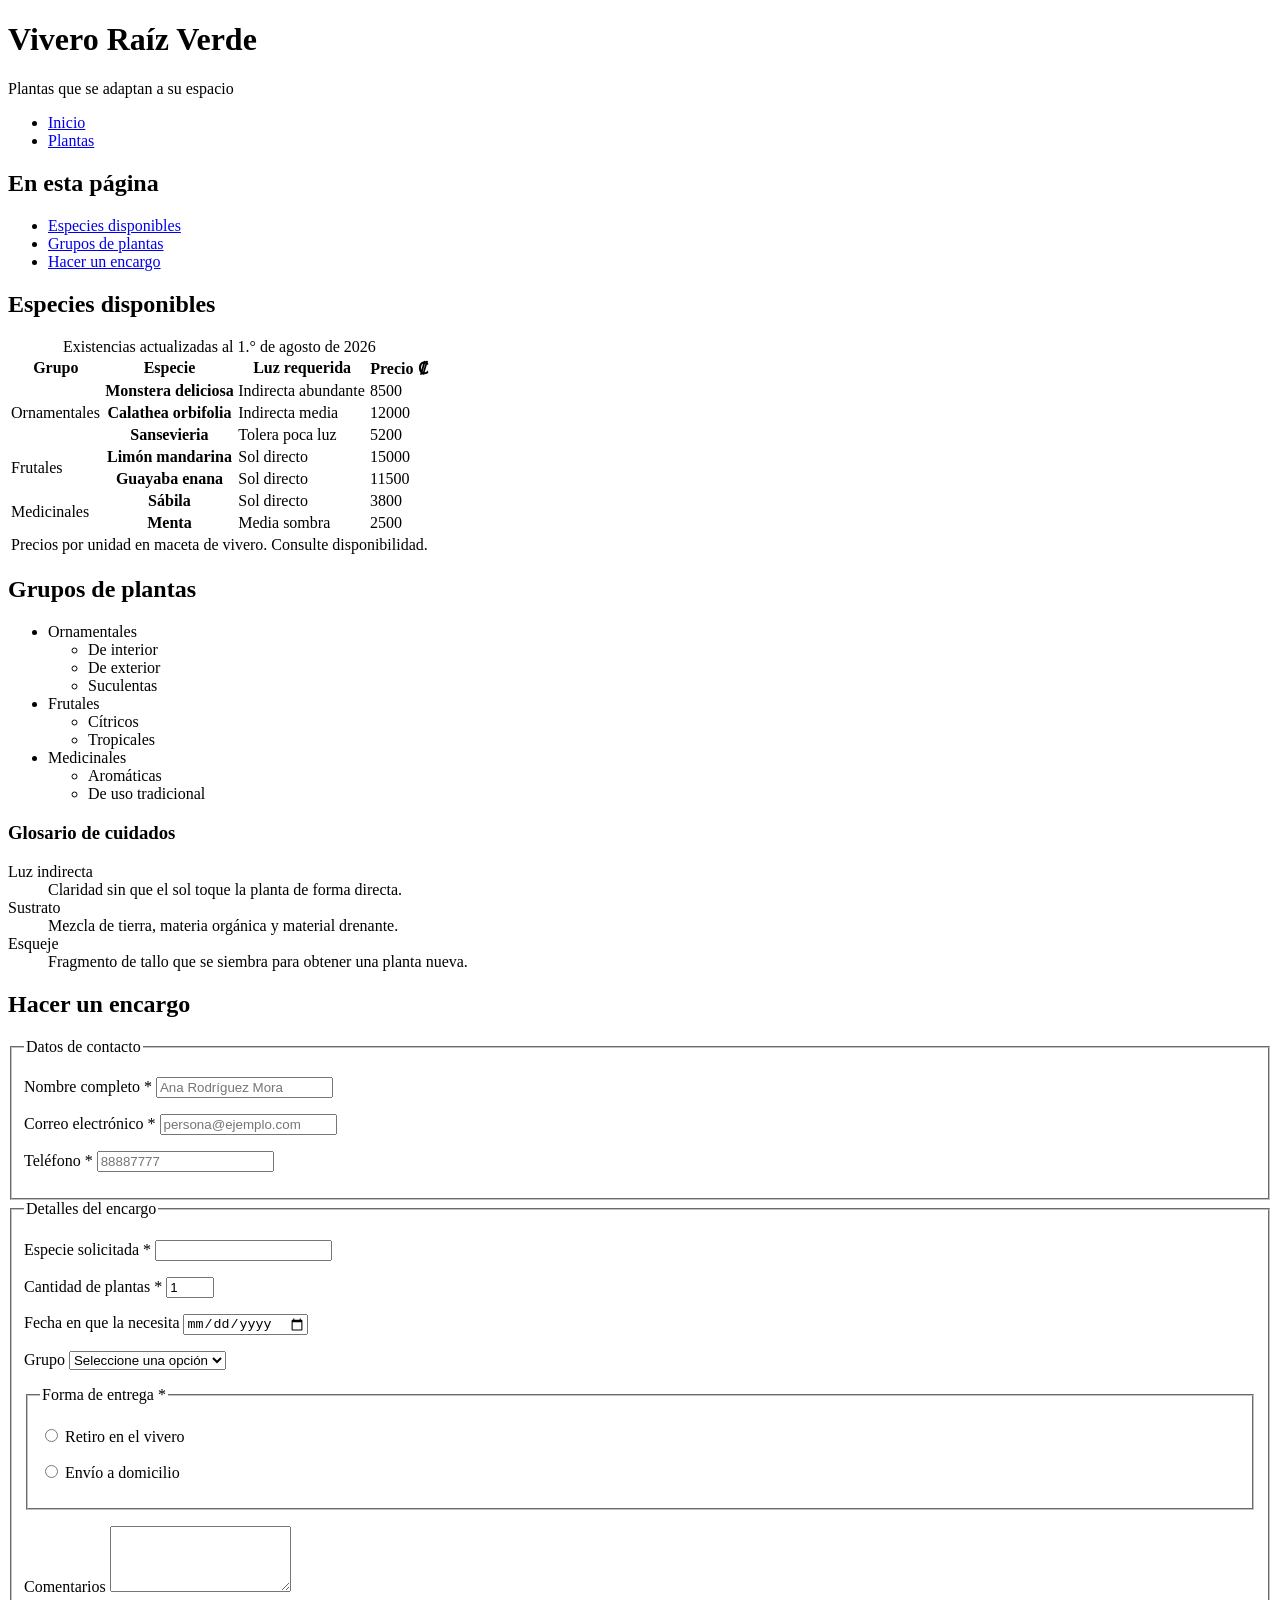
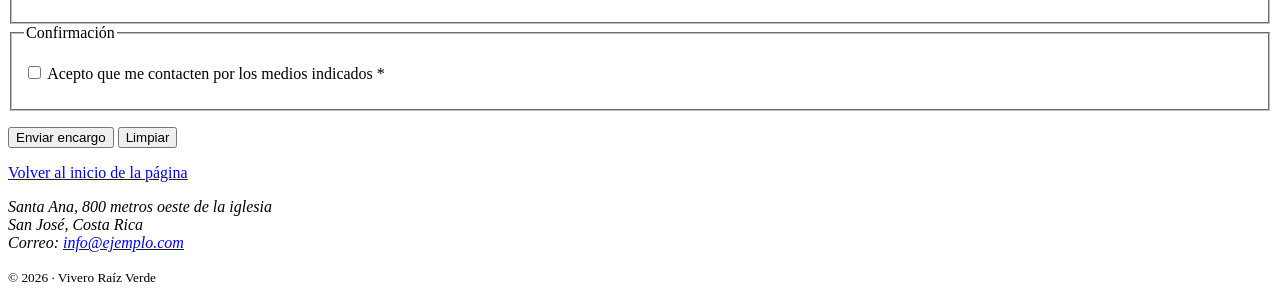
<file: acd-css-2op/plantas.html>
<!DOCTYPE html>
<html lang="es">

<head>
  <meta charset="UTF-8">
  <meta name="viewport" content="width=device-width, initial-scale=1.0">
  <meta name="author" content="Escriba aquí su nombre completo">
  <meta name="description" content="Catálogo de plantas disponibles y formulario de encargo.">
  <meta name="keywords" content="plantas, catálogo, encargo, vivero">

  <title>Plantas | Vivero Raíz Verde</title>

  <link rel="icon" href="recursos/favicon.png" type="image/png">

  <!-- ═══════════════════════════════════════════════════════════════
       AQUÍ SE ENLAZA LA HOJA DE ESTILOS QUE USTED DEBE CREAR.
       El archivo debe llamarse  css/estilos.css
       ═══════════════════════════════════════════════════════════════ -->

</head>

<body>

  <!-- ═══ CABECERA · idéntica a la de index.html ═══ -->
  <header id="cabecera">
    <div class="identidad">
      <h1>Vivero Raíz Verde</h1>
      <p class="frase">Plantas que se adaptan a su espacio</p>
    </div>

    <nav class="navegacion">
      <ul>
        <li><a href="index.html">Inicio</a></li>
        <li><a href="plantas.html" class="pagina-actual">Plantas</a></li>
      </ul>
    </nav>
  </header>

  <!-- ═══ CONTENIDO PRINCIPAL ═══ -->
  <main id="principal">

    <!-- Índice interno con anclas -->
    <nav class="sumario">
      <h2>En esta página</h2>
      <ul>
        <li><a href="#disponibles">Especies disponibles</a></li>
        <li><a href="#grupos">Grupos de plantas</a></li>
        <li><a href="#encargo">Hacer un encargo</a></li>
      </ul>
    </nav>

    <!-- ═══ LA TABLA ═══ -->
    <section id="disponibles">
      <h2>Especies disponibles</h2>

      <table class="tabla-especies">
        <caption>Existencias actualizadas al 1.° de agosto de 2026</caption>

        <thead>
          <tr>
            <th scope="col">Grupo</th>
            <th scope="col">Especie</th>
            <th scope="col">Luz requerida</th>
            <th scope="col">Precio ₡</th>
          </tr>
        </thead>

        <tbody>
          <tr>
            <td rowspan="3">Ornamentales</td>
            <th scope="row">Monstera deliciosa</th>
            <td>Indirecta abundante</td>
            <td>8500</td>
          </tr>
          <tr>
            <th scope="row">Calathea orbifolia</th>
            <td>Indirecta media</td>
            <td>12000</td>
          </tr>
          <tr>
            <th scope="row">Sansevieria</th>
            <td>Tolera poca luz</td>
            <td>5200</td>
          </tr>

          <tr>
            <td rowspan="2">Frutales</td>
            <th scope="row">Limón mandarina</th>
            <td>Sol directo</td>
            <td>15000</td>
          </tr>
          <tr>
            <th scope="row">Guayaba enana</th>
            <td>Sol directo</td>
            <td>11500</td>
          </tr>

          <tr>
            <td rowspan="2">Medicinales</td>
            <th scope="row">Sábila</th>
            <td>Sol directo</td>
            <td>3800</td>
          </tr>
          <tr>
            <th scope="row">Menta</th>
            <td>Media sombra</td>
            <td>2500</td>
          </tr>
        </tbody>

        <tfoot>
          <tr>
            <td colspan="4">
              Precios por unidad en maceta de vivero. Consulte disponibilidad.
            </td>
          </tr>
        </tfoot>
      </table>
    </section>

    <!-- ═══ LISTAS ═══ -->
    <section id="grupos">
      <h2>Grupos de plantas</h2>

      <ul class="lista-grupos">
        <li>Ornamentales
          <ul>
            <li>De interior</li>
            <li>De exterior</li>
            <li>Suculentas</li>
          </ul>
        </li>
        <li>Frutales
          <ul>
            <li>Cítricos</li>
            <li>Tropicales</li>
          </ul>
        </li>
        <li>Medicinales
          <ul>
            <li>Aromáticas</li>
            <li>De uso tradicional</li>
          </ul>
        </li>
      </ul>

      <h3>Glosario de cuidados</h3>
      <dl class="terminos">
        <dt>Luz indirecta</dt>
        <dd>Claridad sin que el sol toque la planta de forma directa.</dd>

        <dt>Sustrato</dt>
        <dd>Mezcla de tierra, materia orgánica y material drenante.</dd>

        <dt>Esqueje</dt>
        <dd>Fragmento de tallo que se siembra para obtener una planta nueva.</dd>
      </dl>
    </section>

    <!-- ═══ EL FORMULARIO ═══ -->
    <section id="encargo">
      <h2>Hacer un encargo</h2>

      <form action="#" method="post" class="formulario-encargo">

        <fieldset class="seccion-campos">
          <legend>Datos de contacto</legend>

          <p class="linea-campo">
            <label for="nombre">Nombre completo *</label>
            <input type="text" id="nombre" name="nombre"
                   required minlength="3" maxlength="60"
                   placeholder="Ana Rodríguez Mora">
          </p>

          <p class="linea-campo">
            <label for="correo">Correo electrónico *</label>
            <input type="email" id="correo" name="correo" required
                   placeholder="persona@ejemplo.com">
          </p>

          <p class="linea-campo">
            <label for="telefono">Teléfono *</label>
            <input type="tel" id="telefono" name="telefono"
                   required pattern="[0-9]{8}"
                   title="Ocho dígitos, sin espacios ni guiones"
                   placeholder="88887777">
          </p>
        </fieldset>

        <fieldset class="seccion-campos">
          <legend>Detalles del encargo</legend>

          <p class="linea-campo">
            <label for="especie">Especie solicitada *</label>
            <input type="text" id="especie" name="especie" required>
          </p>

          <p class="linea-campo">
            <label for="cantidad">Cantidad de plantas *</label>
            <input type="number" id="cantidad" name="cantidad"
                   required min="1" max="20" step="1" value="1">
          </p>

          <p class="linea-campo">
            <label for="fecha">Fecha en que la necesita</label>
            <input type="date" id="fecha" name="fecha">
          </p>

          <p class="linea-campo">
            <label for="grupo">Grupo</label>
            <select id="grupo" name="grupo">
              <option value="">Seleccione una opción</option>
              <option value="ornamental">Ornamentales</option>
              <option value="frutal">Frutales</option>
              <option value="medicinal">Medicinales</option>
              <option value="otro">Otro</option>
            </select>
          </p>

          <fieldset class="seccion-opciones">
            <legend>Forma de entrega *</legend>
            <p class="opcion-radio">
              <input type="radio" id="vivero" name="entrega" value="vivero" required>
              <label for="vivero">Retiro en el vivero</label>
            </p>
            <p class="opcion-radio">
              <input type="radio" id="envio" name="entrega" value="envio">
              <label for="envio">Envío a domicilio</label>
            </p>
          </fieldset>

          <p class="linea-campo">
            <label for="comentarios">Comentarios</label>
            <textarea id="comentarios" name="comentarios" rows="4" maxlength="300"></textarea>
          </p>
        </fieldset>

        <fieldset class="seccion-campos">
          <legend>Confirmación</legend>
          <p class="opcion-radio">
            <input type="checkbox" id="acepto" name="acepto" required>
            <label for="acepto">Acepto que me contacten por los medios indicados *</label>
          </p>
        </fieldset>

        <p class="fila-acciones">
          <button type="submit" class="accion accion-primaria">Enviar encargo</button>
          <button type="reset" class="accion accion-secundaria">Limpiar</button>
        </p>

      </form>
    </section>

    <p class="regresar"><a href="#cabecera">Volver al inicio de la página</a></p>

  </main>

  <!-- ═══ PIE · idéntico al de index.html ═══ -->
  <footer id="pie">
    <div class="contenido-pie">
      <address class="direccion">
        Santa Ana, 800 metros oeste de la iglesia<br>
        San José, Costa Rica<br>
        Correo: <a href="mailto:info@ejemplo.com">info@ejemplo.com</a>
      </address>

      <p class="derechos"><small>&copy; 2026 · Vivero Raíz Verde</small></p>
    </div>
  </footer>

</body>

</html>
</file>
<file: ac2-css-2op/css/estilos.css>
/* Reset */
* {
  margin: 0;
  padding: 0;
  box-sizing: border-box;
}

html {
  font-size: 62.5%;
  scroll-behavior: smooth;
}

body {
  font-size: 1.6rem;
  font-family: "Segoe UI", Arial, sans-serif;
  line-height: 1.6;
  color: var(--tinta);
  background: var(--fondo);
}

                                  /* Variables */
:root {
  --marca: #1f4e79;
  --acento: #c55a11;
  --tinta: #333333;
  --suave: #6b7280;
  --fondo: #fafaf8;
  --linea: #dddddd;
  --blanco: #ffffff;
  --azul-claro: #e3eef9;

  --esp-sm: 1.6rem;
  --esp-md: 2.4rem;
  --esp-lg: 4rem;

  --radio: 0.6rem;
  --sombra: 0 0.4rem 1.2rem rgba(0, 0, 0, 0.1);
}

                                  /* Tipografia y tamaños */
h1, h2,h3 {
  font-family: Georgia, serif;
  line-height: 1.2;
  color: var(--marca);
}

h1 {
  font-size: 4rem;
}

h2 {
  font-size: 3rem;
  margin-bottom: 1.6rem;
}

h3 {
  font-size: 2rem;
  margin-bottom: 1rem;
}

p {
  margin-bottom: 1.6rem;
}

a {
  color: var(--acento);
  text-decoration: none;
}

a:hover {
  text-decoration: underline;
}

strong {
  color: var(--marca);
}

img {
  max-width: 100%;
  height: auto;
  display: block;
}

                                  /* Cuerpo de la pagina */
#cabecera {
  background: var(--marca);
  color: var(--blanco);
  padding: 2rem;
  display: flex;
  align-items: center;
  justify-content: space-between;
  gap: 2rem;
}

                                  /* Cabecera, o el header id */
#cabecera h1 {
  color: var(--blanco);
}

.identidad {
  flex: 1;
}

.frase {
  margin: 0;
  color: #e8f1f8;
  font-style: italic;
}

.navegacion ul {
  list-style: none;
  display: flex;
  gap: 2rem;
  flex-wrap: wrap;
}

.navegacion a {
  color: var(--blanco);
  font-weight: 600;
  padding: 0.8rem 1.2rem;
  border-radius: var(--radio);
}

.navegacion a:hover,
.navegacion .pagina-actual {
  background: var(--acento);
  text-decoration: none;
}

                                  /* Contenido Principal */
#principal {
  max-width: 120rem;
  margin: 0 auto;
  padding: 2rem;
}

#principal > section {
  margin-bottom: var(--esp-lg);
}

#principal > section > h2 {
  border-bottom: 0.2rem solid var(--acento);
  padding-bottom: 0.8rem;
}

                                  /* Zona de Presentacion */
#bienvenida {
  background: linear-gradient(135deg, var(--marca), var(--acento));
  color: var(--blanco);
  text-align: center;
  padding: 6rem 2rem;
  border-radius: var(--radio);
  margin-bottom: var(--esp-lg);
}

#bienvenida h2 {
  color: var(--blanco);
  font-size: 3.6rem;
}

.destacado-texto {
  max-width: 75rem;
  margin: 0 auto 2.4rem;
  font-size: 1.8rem;
}

.destacado-texto strong {
  color: var(--blanco);
}

                                  /*Tres bloques para maquetar en fila*/
#servicios {
  margin-top: 3rem;
}

.bloques-servicio {
  display: grid;
  grid-template-columns: repeat(3, 1fr);
  gap: 2rem;
}

.bloque {
  background: var(--blanco);
  padding: 2rem;
  border-radius: var(--radio);
  box-shadow: var(--sombra);
  border-top: 0.4rem solid var(--acento);
}

.bloque p {
  margin-bottom: 1rem;
}

.bloque-nota {
  color: var(--suave);
  font-size: 1.4rem;
  font-style: italic;
  border-top: 0.1rem solid var(--linea);
  padding-top: 1rem;
}

                                  /* Contenido con cita*/
#origen {
  max-width: 85rem;
}

.testimonio {
  margin: 2.4rem 0;
  padding: 2rem 2.4rem;
  border-left: 0.5rem solid var(--acento);
  background: var(--blanco);
  box-shadow: var(--sombra);
  font-family: Georgia, serif;
  font-size: 1.8rem;
  font-style: italic;
}


.testimonio-autoria {
  color: var(--suave);
  font-family: "Segoe UI", Arial, sans-serif;
  font-size: 1.4rem;
  font-style: normal;
  text-align: right;
}

                                  /* Contenido secundario */
.recuadro-nota {
  max-width: 116rem;
  margin: 0 auto 4rem;
  padding: 2rem;
  background: #fff3e8;
  border: 0.1rem solid #edc9ab;
  border-left: 0.5rem solid var(--acento);
  border-radius: var(--radio);
}

.recuadro-nota h2 {
  color: var(--acento);
}

.recuadro-nota p {
  margin-bottom: 0;
}


                                  /* Plantas plantas.html  */

                                  /*Contenido Principal*/

                                  /*Indice Interno con Anclas*/


.sumario {
  background: var(--blanco);
  padding: 2rem;
  margin-bottom: 4rem;
  border-radius: var(--radio);
  box-shadow: var(--sombra);
}

.sumario h2 {
  font-size: 2.4rem;
}

.sumario ul {
  list-style: none;
  display: flex;
  gap: 1.6rem;
  flex-wrap: wrap;
}

.sumario a {
  display: inline-block;
  padding: 0.8rem 1.2rem;
  background: #f5f7fa;
  border-radius: var(--radio);
}

.sumario a:hover {
  background: var(--azul-claro);
  text-decoration: none;
}

                                  /* La tabla */
.tabla-especies {
  width: 100%;
  border-collapse: collapse;
  background: var(--blanco);
  box-shadow: var(--sombra);
}

caption {
  padding: 1rem;
  text-align: left;
  color: var(--suave);
  caption-side: top;
}

th,
td {
  padding: 1.2rem;
  border-bottom: 0.1rem solid var(--linea);
  text-align: left;
}

thead th {
  background: var(--marca);
  color: var(--blanco);
}

tbody tr:nth-child(even) {
  background: #f5f7fa;
}

tbody tr:hover {
  background: var(--azul-claro);
}

tbody th {
  color: var(--marca);
}

tfoot td {
  color: var(--suave);
  font-size: 1.4rem;
  font-style: italic;
}

                                  /* Listas */
.lista-grupos {
  margin: 2rem 0 3rem;
  padding-left: 2.5rem;
}

.lista-grupos > li {
  margin-bottom: 1.2rem;
  font-weight: 700;
  color: var(--marca);
}

.lista-grupos ul {
  padding-left: 2.5rem;
  margin-top: 0.5rem;
}

.lista-grupos ul li {
  font-weight: 400;
  color: var(--tinta);
}

.terminos {
  display: grid;
  grid-template-columns: minmax(15rem, 0.35fr) 1fr;
  gap: 1rem 2rem;
  background: var(--blanco);
  padding: 2rem;
  border-radius: var(--radio);
  box-shadow: var(--sombra);
}

.terminos dt {
  font-weight: 700;
  color: var(--marca);
}

.terminos dd {
  margin: 0;
}

                                  /* El Formulario */
.formulario-encargo {
  max-width: 85rem;
}

fieldset {
  border: 0.1rem solid var(--linea);
  border-radius: var(--radio);
  padding: 2rem;
  margin-bottom: 2rem;
  background: var(--blanco);
  box-shadow: var(--sombra);
}

legend {
  padding: 0 0.8rem;
  font-weight: 700;
  color: var(--marca);
  font-size: 1.8rem;
}

.linea-campo {
  margin-bottom: 1.6rem;
}

label {
  display: block;
  margin-bottom: 0.5rem;
  font-weight: 600;
}

input[type="text"],
input[type="email"],
input[type="tel"],
input[type="number"],
input[type="date"],
select,
textarea {
  width: 100%;
  padding: 1rem 1.4rem;
  border: 0.1rem solid var(--linea);
  border-radius: var(--radio);
  font-size: 1.6rem;
  font-family: inherit;
  background: var(--blanco);
}

textarea {
  resize: vertical;
}

input:focus,
select:focus,
textarea:focus {
  outline: none;
  border-color: var(--acento);
  box-shadow: 0 0 0 0.3rem rgba(197, 90, 17, 0.18);
}

.seccion-opciones {
  margin: 2rem 0;
  background: #f5f7fa;
  box-shadow: none;
}

.opcion-radio {
  display: flex;
  align-items: center;
  gap: 0.8rem;
  margin-bottom: 1rem;
}

.opcion-radio input {
  accent-color: var(--acento);
}

.opcion-radio label {
  display: inline;
  margin: 0;
  font-weight: 400;
}

.fila-acciones {
  display: flex;
  gap: 1.2rem;
  flex-wrap: wrap;
}

                                  /* Boton */
.accion {
  display: inline-block;
  padding: 1.2rem 2.4rem;
  border: none;
  border-radius: var(--radio);
  font-size: 1.6rem;
  font-weight: 600;
  cursor: pointer;
  transition:
    background-color 0.25s ease,
    transform 0.25s ease;
}

.accion:hover {
  transform: translateY(-0.2rem);
  text-decoration: none;
}

.accion:active {
  transform: translateY(0);
}

.accion-primaria {
  background: var(--acento);
  color: var(--blanco);
}

.accion-primaria:hover {
  background: #a8490e;
}

.accion-secundaria {
  background: var(--suave);
  color: var(--blanco);
}

.accion-secundaria:hover {
  background: #4b5563;
}

.regresar {
  margin-top: 3rem;
  text-align: right;
}

/* Pie de página*/
#pie {
  margin-top: 4rem;
  padding: 2rem;
  background: #eeeeee;
  text-align: center;
}

.contenido-pie {
  max-width: 120rem;
  margin: 0 auto;
}

.direccion {
  font-style: normal;
  color: var(--suave);
}

.derechos {
  margin: 1.6rem 0 0;
  color: var(--suave);
}
</file>
<file: ac2-css/css/estilos.css>
:root {
    --tinta: #1f1b16;
    --suave: #6b6259;
    --marca: #5b3a29;
    --acento: #a6572f;
    --acento-osc: #7f4224;
    --papel: #f8f6f3;
    --papel-alt: #f1eae0;
    --linea: #ddd2c4;
    --blanco: #ffffff;
    --error: #823a2f;
    --exito: #2e7d32;

    /*tipografias*/
    --fuente-titulo: Georgia. 'Times New Roman', serif;
    --fuente-texto: 'Segoe UI', Arial, san-serif;

    /*escalas y espacios*/
    --esp-xs: 0.8rem;
    --esp-sm: 1.6rem;
    --esp-md: 2.4rem;
    --esp-lg: 4.0rem;
    --esp-xl: 7.2rem;

    --radio: 0.6rem;
    --sombra-1: 0 0.2rem 0.6rem rgba(0,0,0,.06);
    --sombra-2: 0 0.4rem 1.2rem rgba(0,0,0,.10);
    --sombra-3: 0 0.8rem 2.0rem rgba(0,0,0,.16);
    --transicion: 0.25s ease;
    --ancho-max: 114rem;
}

/*Reset y base*/   /* Ver porque aqui cree la nueva rama*/
* {
    margin: 0;
    padding: 0;
    box-sizing: border-box;
}

html {
    font-size: 62.5%;
}

body {
    font-size: 1.6rem;
    font-family: var(--fuente-texto);
    line-height: 1.6;
    color: var(--tinta);
    background-color: var(--papel);
}

/*Selectores de etiqueta Estilos para títulos*/
h1, h2, h3 {
    font-family: var(--fuente-titulo);
    line-height: 1.2;
    color: var(--marca);
}
h1 {font-size: 4.4rem;}
h2 {font-size: 3.0rem;}
h3 {font-size: 2.0;}

p {margin-bottom: var(--esp-sm);}

a {
    color: var(--acento);
    text-decoration: none;
}

img {
    max-width: 100%;
    height: auto;
    display: block;
}

/*CONTENEDORES*/

#contenido {
    max-width: var(--ancho-max);
    margin-left: auto;
    margin-right: auto;
    padding: var(--esp-lg) var(--esp-md);
}
#portada,
#servicios,
#historia,
#existencias,
#categorias,
#pedido {
    margin-bottom: var(--esp-xl);
}
#portada > h2,
#servicios > h2,
#existencias > h2,
#servicios > h2,
#categorias > h2,
#pedido > h2 {
    margin-bottom: var(--esp-md);
    padding-bottom: var(--esp-xs);
    border-bottom: 0.2rem solid var(--linea);
}

#cabecera {
    display: flex;
    justify-content: space-between;
    align-items: center;
    flex-wrap: wrap;
    gap: var(--esp-sm);
   
    max-width: var(--ancho-max);
    margin: 0 auto;
    padding: var(--esp-sm) var(--esp-sm);
    background-color: var(--blanco);
    border-bottom: 0.1rem solid var(--linea);

    position: sticky;
    top: 0;
    z-index: 100;
}

.marca h1 {
    font-size: 2.6rem;
    margin-bottom: 0;
}
.lema {
    font-size: 1.4rem;
    color: var(--suave);
    margin-bottom: 0;
    font-style: italic;
}

/*Menu Principal*/
.menu-principal ul {
    display: flex;          /*Aqui se ponen el inicio y catalogo uno a la par del otro*/
    gap: var(--esp-xs);
    list-style: none;
}
.menu-principal a {
    display: inline-block;  /*sin esto no se le puede aplicar el padding*/
    padding: var(--esp-xs) var(--esp-sm);
    color: var(--tinta);
    font-weight: 600;
    border-radius: var(--radio);
    transition: background-color var(--transicion), color var(--transicion);
}

/*Pseudoclase*/
.menu-principal a:hover {
    background-color: var(--papel-alt);
    color: var(--marca);
}

.menu-principal a:focus {
    outline: 0.2rem solid var(--acento);
    outline-offset: 0.2rem;
}

.menu-principal .enlace-activo {    /*Essto para que quede activo el menu en donde estemos*/
    color: var(--acento);
    background-color: var(--papel-alt);
}

.hero {
    background: linear-gradient(135deg, var(--marca), var(--acento-osc));
    color: var(--blanco);
    padding: var(--esp-xl) var(--esp-md);
    border-radius: var(--radio);
    text-align: center;

    display: flex;            /*Acomoda uno al lado de otro*/
    flex-direction: column;   /*Aqui lo tira hacia abajo*/
    align-items: center;
    gap: var(--esp-sm);
}

.hero h2 {
    color: var(--blanco);
    font-size: 3.6rem;
    margin-bottom: 0;
}

.hero-texto {
    max-width: 60ch;
    font-size: 1.8rem;
    margin-bottom: var(--esp-xs);
    opacity: 0.94;
}

.rejilla-servicios {
    display: flex;
    gap: var(--esp-md);
    flex-wrap: wrap;
}

.tarjeta {
    flex: 1 1 28rem;   /*Con esto se hace un rsponsive sin Media Query*/
    background-color: var(--blanco);
    padding: var(--esp-md);
    border: 0.1rem solid var(--linea);
    border-radius: var(--radio);
    box-shadow: var(--sombra-2);

    display: flex;
    flex-direction: column;
    transition: transform var(--transicion), box-shadow var(--transicion);
}

.tarjeta h3 {
    margin-bottom: var(--esp-xs);
}

.tarjeta p {
    color: var(--suave);
    flex-grow: 1;        /*Ordena la fila y absorver el espacio sobrante*/
}
.tarjeta-pie {
    margin-bottom: 0;
    padding-top: var(--esp-xs);
    border-top: 0.1rem solid var(--linea);
    font-weight: 700;    /*negrita*/
    color: var(--marca);
    font-size: 1.5rem;
}

.tarjeta:hover {                    /*movimiento de las tarjetas*/
    transform: translateY(-0.5rem);
    box-shadow: var(--sombra-3);
}
#historia p {
    max-width: 70ch;
}
.cita {
    max-width: 68rem;
    margin: var(--esp-md), 0;
    padding: var(--esp-md) var(--esp-lg);
    background-color: var(--blanco);
    border-left: 0.5rem solid var(--acento);
    border-radius: 0 var(--radio) var(--radio) 0;
    box-shadow: var(--sombra-1);
    position: relative;
}

/*Pseudoelemento*/
.cita::before {
    content: '\201c';   /*Aparezcan comillas en la parte de la citacion*/
    position: absolute;
    top: -0.5rem;
    left: 1.2rem;
    font-family: var(--fuente-titulo);
    font-size: 7rem;
    color: var(--acento);
    opacity: 0.22;
    line-height: 1;
}

.cita p {
    font-family: var(--fuente-titulo);
    font-size: 2.0rem;
    font-style: italic;
    position: relative;
}

.cita-autoria {              /*La autora que aparece en la citacion*/
    color: var(--suave);
    font-size: 1.4rem;
    text-align: right;
    font-style: normal;
}
/*CONTENIDO SECUNDARIO- ASIDE*/
#aviso, .panel-aviso {
    background-color: var(--papel-alt);
    border-left: 0.4rem solid var(--acento);
    border-radius: 0 var(--radio) var(--radio) 0;
    padding: var(--esp-md);
    margin: var(--esp-lg) auto;
    max-width: var(--ancho-max);
    box-shadow: var(--sombra-1);
}
#aviso h2 {                          /*Aside*/
    font-size: 2.2rem;
    margin-bottom: var(--esp-xs);
}

#aviso p {
    margin-bottom: 0;
}

/*BOTONES*/
.boton {
    display: inline-block;
    padding: var(--esp-xs) var(--esp-md);
    border-radius: var(--radio);
    font-family: inherit;
    font-size: 1.6rem;
    font-weight: 600;
    cursor: pointer;
    transition: background-color var(--transicion), transform var(--transicion);
}

/*Primer estado*/
.boton-principal {
    background-color: var(--acento);
    color: var(--blanco);
}

.boton-principal:hover {
    background-color: var(--acento-osc);
    transform: translateY(-0.2rem);
}

/*Segundo estado*/
.boton-principal:active {
    transform: translateY(0);
}

.boton-secundario {
    background-color: var(--papel-alt);
    color: var(--tinta);
}

.boton-secundario:hover {
    background-color: var(--linea);
}

.boton:focus {
    outline: 0.2rem solid var(--marca);
    outline-offset: 0.2rem;
}

.volver {
    text-align: center;
    margin-top: var(--esp-lg);
}

.volver a {
    font-size: 1.4rem;
    color: var(--suave);
    border-bottom: 0.1rem solid var(--linea);
    transition: color var(--transicion), border-color var(--transicion);
}

.volver a:hover {
    color: var(--acento);
    border-bottom-color: var(--acento);
}

/*Pie*/
#pie {
    background-color: var(--marca);
    color: var(--blanco);
    padding: var(--esp-xl) var(--esp-md) var(--esp-md);
    margin-top: var(--esp-xl);
}
.pie-contenido {
    max-width: var(--ancho-max);
    margin: 0 auto;

    display: grid;                   /*Se aplica grid*/
    grid-template-columns: repeat(auto-fit, minmax(26rem, 1fr));
    gap: var(--esp-md);
    align-items: start;
}

.datos-contacto {
    font-style: normal;
    font-size: 1.5rem;
    line-height: 1.9;
    opacity: 0.9;
}
.datos-contacto a {
    color: var(--blanco);
    border-bottom: 0.1rem solid rgba(255, 255, 255, .4);
    transition: border-color var(--transicion);
}

.datos-contacto a:hover {
    border-bottom: var(--blanco);  /*Efecto hover en el correo del pie*/
}

.creditos {
    grid-column: 1 / -1;
    padding-top: var(--esp-sm);
    border-top: 0.1rem solid rgba(255, 255, 255, .22);
    text-align: center;
    font-size: 1.3rem;
    opacity: 0.75;
    margin-bottom: 0;
}
</file>
<file: ac3-responsive/css/estilos.css>
/* ═══════════════════════════════════════════════════════════════════════
   CASA TOMILLO · HOJA DE ESTILOS
   Escuela de cocina · San José, Costa Rica

   Esta hoja produce un sitio que se ve correctamente en un monitor de
   escritorio. Fue escrita antes de que el proyecto contemplara el uso
   desde teléfonos.
   ═══════════════════════════════════════════════════════════════════════ */


/* ─── RESET ──────────────────────────────────────────────────────────── */
* {
  margin: 0;
  padding: 0;
  box-sizing: border-box;
}


/* ─── VARIABLES ──────────────────────────────────────────────────────── */
:root {
  --verde:        #3D5A40;
  --verde-oscuro: #2A3F2C;
  --terracota:    #B5643C;
  --terracota-os: #94502F;
  --tinta:        #232323;
  --suave:        #6E6E6E;
  --crema:        #FAF7F2;
  --crema-alt:    #F0EAE0;
  --linea:        #DDD5C8;
  --blanco:       #FFFFFF;

  --fuente-titulo: Georgia, 'Times New Roman', serif;
  --fuente-texto:  'Segoe UI', Arial, sans-serif;

  --radio:  0.375rem;
  --sombra: 0 0.1875rem 0.625rem rgba(0, 0, 0, 0.08);
  --sombra-alta: 0 0.5rem 1.25rem rgba(0, 0, 0, 0.14);

  --maximo: 73.75rem;
}


/* ─── BASE ───────────────────────────────────────────────────────────── */
html {
  font-size: 100%;  
  scroll-behavior: smooth;
}

body {
  font-family: var(--fuente-texto);
  font-size: 1.0625rem;
  line-height: 1.65;
  color: var(--tinta);
  background-color: var(--crema);
  overflow-x: hidden;
}

h1, h2, h3 {
  font-family: var(--fuente-titulo);
  line-height: 1.25;
  color: var(--verde);
}

h1 { font-size: 1.75rem; }
h2 { font-size: 1.5rem; }
h3 { font-size: 1.2rem; }

p { margin-bottom: 1.125rem; }

a {
  color: var(--terracota);
  text-decoration: none;
}

img {
  display: block;
  max-width: 100%;
  height: auto;
}


/* ─── CONTENEDORES ───────────────────────────────────────────────────── */
.seccion {
  width: 100%;
  max-width: var(--maximo);
  margin-left: auto;
  margin-right: auto;
  padding: 3rem 1.25rem;
}

.seccion-alterna {
  background-color: var(--crema-alt);
  width: 100%;
  max-width: none;
}

.seccion-alterna > * {
  width: 100%;
  max-width: var(--maximo);
  margin-left: auto;
  margin-right: auto;
}

.seccion-titulo {
  text-align: center;
  margin-bottom: 1rem;
}

.seccion-entrada {
  width: 100%;
  max-width: 40rem;
  margin-left: auto;
  margin-right: auto;
  margin-bottom: 2rem;
  text-align: center;
  color: var(--suave);
}

.pagina-encabezado {
  width: 100%;
  max-width: var(--maximo);
  margin: 0 auto;
  padding: 3rem 1.25rem 2rem;
  text-align: center;
}

.pagina-titulo   { margin-bottom: 0.625rem; }
.pagina-bajada   { color: var(--suave); font-size: 1.05rem; }
.subtitulo       { margin-top: 1.5rem; margin-bottom: 0.625rem; }


/* ─── CABECERA ───────────────────────────────────────────────────────── */
.cabecera {
  display: flex;
  flex-direction: column;
  align-items: stretch;
  gap: 0.75rem;
  width: 100%;
  max-width: var(--maximo);
  margin: 0 auto;
  padding: 1rem 1.25rem;
  background-color: var(--blanco);
  border-bottom: 1px solid var(--linea);
}

.marca {
  display: flex;
  align-items: center;
  gap: 0.625rem;
  color: var(--verde);
}

.marca-icono { color: var(--verde); flex-shrink: 0; }

.marca-texto {
  font-family: var(--fuente-titulo);
  font-size: 1.25rem;
  font-weight: 700;
}

.navegacion {
  display: flex;
  align-items: stretch;
  width: 100%;
}

.menu {
  display: flex;
  flex-direction: column;
  gap: 0.25rem;
  list-style: none;
  width: 100%;
}

.menu-enlace {
  display: flex;
  align-items: center;
  min-height: 2.75rem;
  padding: 0.75rem 1rem;
  color: var(--tinta);
  font-weight: 600;
  border-radius: var(--radio);
  transition: background-color 0.25s ease, color 0.25s ease;
}

.menu-enlace:hover {
  background-color: var(--crema-alt);
  color: var(--verde);
}

.menu-enlace:focus {
  outline: 2px solid var(--terracota);
  outline-offset: 2px;
}

.menu-enlace.activo { color: var(--terracota); }


/* ─── PORTADA ────────────────────────────────────────────────────────── */
.portada {
  background-color: var(--verde);
  background-image: url('../recursos/portada.jpg');
  background-size: cover;
  background-position: center;
  background-repeat: no-repeat;
  min-height: 22rem;
  height: auto;
  display: flex;
  align-items: center;
  justify-content: center;
  padding: 2rem 1.25rem;
  text-align: center;
}

.portada-caja {
  background-color: rgba(0, 0, 0, 0.48);
  padding: 1.75rem 1.25rem;
  border-radius: var(--radio);
  width: 100%;
  max-width: 45rem;
}

.portada-titulo {
  color: var(--blanco);
  margin-bottom: 1rem;
}

.portada-bajada {
  color: var(--blanco);
  font-size: 1.05rem;
  margin-bottom: 1.5rem;
}


/* ─── TARJETAS · Flexbox ─────────────────────────────────────────────── */
.fila-propuestas {
  display: flex;
  flex-direction: column;
  gap: 1.25rem;
}

.tarjeta {
  width: 100%;
  background-color: var(--blanco);
  padding: 1.5rem;
  border-radius: var(--radio);
  box-shadow: var(--sombra);
  text-align: center;
  display: flex;
  flex-direction: column;
  transition: transform 0.25s ease, box-shadow 0.25s ease;
}

.tarjeta-icono  { color: var(--terracota); margin: 0 auto 0.875rem; }
.tarjeta-titulo { margin-bottom: 0.5rem; }
.tarjeta-texto  { color: var(--suave); flex-grow: 1; }

.tarjeta-dato {
  font-weight: 700;
  color: var(--verde);
  font-size: 1.05rem;
  margin-bottom: 0;
  padding-top: 0.875rem;
  border-top: 1px solid var(--linea);
}


/* ─── GALERÍA · Grid ─────────────────────────────────────────────────── */
.rejilla-galeria {
  display: grid;
  grid-template-columns: 1fr;
  gap: 1rem;
}

.pieza {
  position: relative;
  overflow: hidden;
  border-radius: var(--radio);
  box-shadow: var(--sombra);
  background-color: var(--crema-alt);
  margin: 0;
}

.pieza img {
  width: 100%;
  height: auto;
  aspect-ratio: 3 / 2;
  object-fit: cover;
  transition: transform 0.4s ease;
}

.pieza-pie {
  position: absolute;
  bottom: 0;
  left: 0;
  right: 0;
  background: linear-gradient(to top, rgba(0, 0, 0, 0.82), rgba(0, 0, 0, 0));
  color: var(--blanco);
  padding: 1.25rem 0.75rem 0.625rem;
  font-size: 0.875rem;
  text-align: center;
}


/* ─── CITA ───────────────────────────────────────────────────────────── */
.cita {
  width: 100%;
  max-width: 45rem;
  margin: 0 auto;
  padding: 1.5rem 1.25rem;
  background-color: var(--blanco);
  border-left: 0.3125rem solid var(--terracota);
  border-radius: var(--radio);
  box-shadow: var(--sombra);
}

.cita-texto {
  font-family: var(--fuente-titulo);
  font-size: 1.15rem;
  font-style: italic;
  line-height: 1.5;
}

.cita-autoria {
  color: var(--suave);
  font-size: 0.9375rem;
  text-align: right;
}


/* ─── ÍNDICE INTERNO ─────────────────────────────────────────────────── */
.indice {
  width: 100%;
  max-width: var(--maximo);
  margin: 0 auto 1.25rem;
  padding: 0 1.25rem;
}

.indice-titulo { font-size: 1.05rem; margin-bottom: 0.5rem; }

.indice-lista {
  display: flex;
  flex-direction: column;
  gap: 0.75rem;
  list-style: none;
}

.indice-lista a {
  display: inline-block;
  min-height: 2.75rem;
  padding: 0.5rem 0;
  border-bottom: 1px solid var(--linea);
}


/* ─── TABLA ──────────────────────────────────────────────────────────── */
.tabla-envoltorio {
  width: 100%;
  overflow-x: auto;
  -webkit-overflow-scrolling: touch;
}

.tabla {
  width: 100%;
  min-width: 36rem;
  border-collapse: collapse;
  background-color: var(--blanco);
  border-radius: var(--radio);
  box-shadow: var(--sombra);
}

.tabla-titulo {
  padding: 1rem;
  font-weight: 600;
  text-align: left;
  color: var(--suave);
  font-size: 0.9375rem;
}

.tabla th,
.tabla td {
  padding: 0.9rem;
  border-bottom: 1px solid var(--linea);
  text-align: left;
}

.tabla thead th {
  background-color: var(--verde);
  color: var(--blanco);
  font-size: 0.875rem;
  text-transform: uppercase;
  letter-spacing: 0.03em;
}

.tabla tbody tr:nth-child(even) { background-color: var(--crema); }

.tabla tfoot td {
  background-color: var(--crema-alt);
  font-style: italic;
  font-size: 0.9375rem;
  border-top: 2px solid var(--verde);
}


/* ─── DOS COLUMNAS · Flexbox ─────────────────────────────────────────── */
.dos-columnas {
  display: flex;
  flex-direction: column;
  gap: 1.75rem;
  align-items: stretch;
}

.columna,
.columna-figura {
  width: 100%;
  margin: 0;
}

.columna-figura img {
  width: 100%;
  height: auto;
  border-radius: var(--radio);
  box-shadow: var(--sombra);
}

.figura-pie {
  margin-top: 0.625rem;
  font-size: 0.875rem;
  color: var(--suave);
  text-align: center;
  font-style: italic;
}


/* ─── LISTAS ─────────────────────────────────────────────────────────── */
.lista-temario,
.lista-requisitos,
.lista-horario {
  padding-left: 1.5rem;
  margin-bottom: 1.125rem;
}

.lista-temario li,
.lista-requisitos li,
.lista-horario li { margin-bottom: 0.5rem; }

.lista-temario ul { padding-left: 1.5rem; margin-top: 0.5rem; }

.glosario-termino {
  font-weight: 700;
  color: var(--verde);
  margin-top: 1rem;
}

.glosario-definicion {
  margin-left: 1.25rem;
  color: var(--suave);
}

.aviso-taller {
  background-color: var(--crema-alt);
  border-left: 0.25rem solid var(--terracota);
  padding: 1rem;
  border-radius: 0 var(--radio) var(--radio) 0;
}

.direccion {
  font-style: normal;
  color: var(--suave);
  line-height: 1.9;
  margin-bottom: 1.125rem;
}


/* ─── FORMULARIO ─────────────────────────────────────────────────────── */
.formulario {
  width: 100%;
  max-width: 45rem;
  margin: 0 auto;
}

.grupo {
  border: 1px solid var(--linea);
  border-radius: var(--radio);
  padding: 1.25rem;
  margin-bottom: 1.25rem;
  background-color: var(--blanco);
}

.grupo-titulo {
  font-family: var(--fuente-titulo);
  font-weight: 700;
  color: var(--verde);
  padding: 0 0.5rem;
  font-size: 1.05rem;
}

.grupo-opciones {
  border: none;
  padding: 0.875rem 0 0;
  margin-bottom: 0;
}

.campo { margin-bottom: 1.125rem; }

.campo-etiqueta {
  display: block;
  margin-bottom: 0.35rem;
  font-weight: 600;
  font-size: 0.9375rem;
}

.campo-entrada {
  width: 100%;
  min-height: 2.75rem;
  padding: 0.75rem 0.9rem;
  border: 1px solid var(--linea);
  border-radius: var(--radio);
  font-size: 1rem;
  font-family: inherit;
  background-color: var(--crema);
  transition: border-color 0.25s ease, box-shadow 0.25s ease;
}

textarea.campo-entrada {
  min-height: 7rem;
  resize: vertical;
}

.campo-entrada:focus {
  outline: none;
  border-color: var(--terracota);
  box-shadow: 0 0 0 0.1875rem rgba(181, 100, 60, 0.18);
}

.campo-ayuda {
  display: block;
  margin-top: 0.35rem;
  font-size: 0.875rem;
  color: var(--suave);
}

.opcion {
  margin-bottom: 0.65rem;
  display: flex;
  align-items: center;
  gap: 0.65rem;
  min-height: 2.75rem;
}

.opcion-marca {
  width: 1.25rem;
  height: 1.25rem;
  flex-shrink: 0;
  accent-color: var(--terracota);
  cursor: pointer;
}

.opcion-etiqueta { font-size: 1rem; cursor: pointer; }

.fila-botones {
  display: flex;
  flex-direction: column;
  gap: 0.75rem;
  margin-bottom: 0;
}

.fila-botones .boton {
  width: 100%;
  min-height: 2.75rem;
}


/* ─── BOTONES ────────────────────────────────────────────────────────── */
.boton {
  display: inline-block;
  padding: 0.8rem 1.5rem;
  border: none;
  border-radius: var(--radio);
  font-family: inherit;
  font-size: 1rem;
  font-weight: 600;
  cursor: pointer;
  text-align: center;
  transition: background-color 0.25s ease, transform 0.25s ease;
}

.boton-principal {
  background-color: var(--terracota);
  color: var(--blanco);
}

.boton-secundario {
  background-color: var(--crema-alt);
  color: var(--tinta);
}

.boton:focus {
  outline: 2px solid var(--verde);
  outline-offset: 2px;
}


/* ─── PIE ────────────────────────────────────────────────────────────── */
.pie {
  background-color: var(--verde);
  color: var(--blanco);
  padding: 3rem 1.25rem 1.5rem;
  margin-top: 3rem;
}

.pie-columnas {
  width: 100%;
  max-width: var(--maximo);
  margin: 0 auto;
  display: flex;
  flex-direction: column;
  gap: 1.75rem;
}

.pie-bloque { width: 100%; }

.pie-titulo {
  color: var(--blanco);
  font-size: 1.05rem;
  margin-bottom: 0.625rem;
}

.pie-texto,
.pie-datos {
  font-size: 0.9375rem;
  font-style: normal;
  opacity: 0.88;
  line-height: 1.85;
}

.pie-enlace {
  color: var(--blanco);
  border-bottom: 1px solid rgba(255, 255, 255, 0.4);
}

.pie-enlace:hover { border-bottom-color: var(--blanco); }

.pie-creditos {
  width: 100%;
  max-width: var(--maximo);
  margin: 2rem auto 0;
  padding-top: 1.125rem;
  border-top: 1px solid rgba(255, 255, 255, 0.22);
  text-align: center;
  font-size: 0.875rem;
  opacity: 0.72;
  margin-bottom: 0;
}


/* Primer punto de quiebre*/

@media (min-width: 48em) {
  h1 { font-size: 2.25rem; }
  h2 { font-size: 1.85rem; }
  h3 { font-size: 1.3rem; }

  .seccion { padding: 4.5rem 1.875rem; }
  .pagina-encabezado { padding: 4.5rem 1.875rem 2.5rem; }

  .cabecera {
    flex-direction: row;
    justify-content: space-between;
    align-items: center;
  }

  .navegacion { width: auto; }

  .menu {
    flex-direction: row;
    width: auto;
    gap: 0.5rem;
  }

  .indice-lista {
    flex-direction: row;
    flex-wrap: wrap;
    gap: 1.5rem;
  }

  .indice-lista a {
    min-height: auto;
    padding-bottom: 0.125rem;
  }

  .fila-propuestas {
    flex-direction: row;
    flex-wrap: wrap;
    gap: 1.5rem;
  }

  .tarjeta {
    width: calc(50% - 0.75rem);
  }

  .rejilla-galeria {
    grid-template-columns: 1fr 1fr;
    gap: 1.125rem;
  }

  .cita { padding: 2.5rem; }
  .cita-texto { font-size: 1.35rem; }

  .fila-botones {
    flex-direction: row;
    justify-content: flex-end;
  }

  .fila-botones .boton { width: auto; }

  .pie-columnas {
    flex-direction: row;
    flex-wrap: wrap;
    justify-content: space-between;
  }

  .pie-bloque { width: calc(50% - 0.875rem); }
}


/* Segundo punto de quiebra*/

@media (min-width: 64em) {
  h1 { font-size: 3.25rem; }
  h2 { font-size: 2.125rem; }
  h3 { font-size: 1.375rem; }

  .seccion { padding: 5.625rem 1.875rem; }
  .pagina-encabezado { padding: 5rem 1.875rem 3rem; }
  .seccion-entrada { margin-bottom: 3rem; }
  .pagina-bajada { font-size: 1.1875rem; }

  .portada {
    min-height: 35rem;
    padding: 1.875rem;
  }

  .portada-caja { padding: 3rem; }
  .portada-bajada { font-size: 1.1875rem; }

  .menu { gap: 1.125rem; }

  .tarjeta {
    width: auto;
    flex: 1 1 0;
  }

  .rejilla-galeria {
    grid-template-columns: 1fr 1fr 1fr 1fr;
  }

  .dos-columnas {
    flex-direction: row;
    gap: 2.75rem;
    align-items: flex-start;
  }

  .columna,
  .columna-figura {
    width: 50%;
  }

  .grupo { padding: 1.625rem; }

  .pie { padding: 4.375rem 1.875rem 1.625rem; margin-top: 5rem; }

  .pie-bloque { width: 21.25rem; }
}


/* Distinto al ancho */
@media (hover: hover) and (pointer: fine) {
  .tarjeta:hover {
    transform: translateY(-0.3125rem);
    box-shadow: var(--sombra-alta);
  }

  .pieza:hover img { transform: scale(1.06); }

  .boton-principal:hover {
    background-color: var(--terracota-os);
    transform: translateY(-0.125rem);
  }

  .boton-secundario:hover { background-color: var(--linea); }

  .tabla tbody tr:hover { background-color: var(--crema-alt); }
}

@media (prefers-reduced-motion: reduce) {
  *,
  *::before,
  *::after {
    animation-duration: 0.01ms !important;
    animation-iteration-count: 1 !important;
    transition-duration: 0.01ms !important;
    scroll-behavior: auto !important;
  }

  .tarjeta:hover,
  .boton-principal:hover {
    transform: none;
  }

  .pieza:hover img { transform: none; }
}


/* Impresora */
@media print {
  html,
  body {
    overflow: visible;
    background: #FFFFFF;
    color: #000000;
  }

  .navegacion,
  .indice,
  .boton,
  .fila-botones {
    display: none !important;
  }

  .cabecera,
  .pie,
  .seccion,
  .seccion-alterna,
  .pagina-encabezado {
    background: transparent;
    box-shadow: none;
    color: #000000;
  }

  .portada {
    background-image: none;
    min-height: 0;
    color: #000000;
  }

  .portada-caja {
    background: transparent;
    color: #000000;
  }

  .portada-titulo,
  .portada-bajada,
  .pie-titulo,
  .pie {
    color: #000000;
  }

  a { color: #000000; text-decoration: underline; }

  .tabla {
    min-width: 0;
    box-shadow: none;
  }

  img { max-width: 100%; page-break-inside: avoid; }
}
</file>
